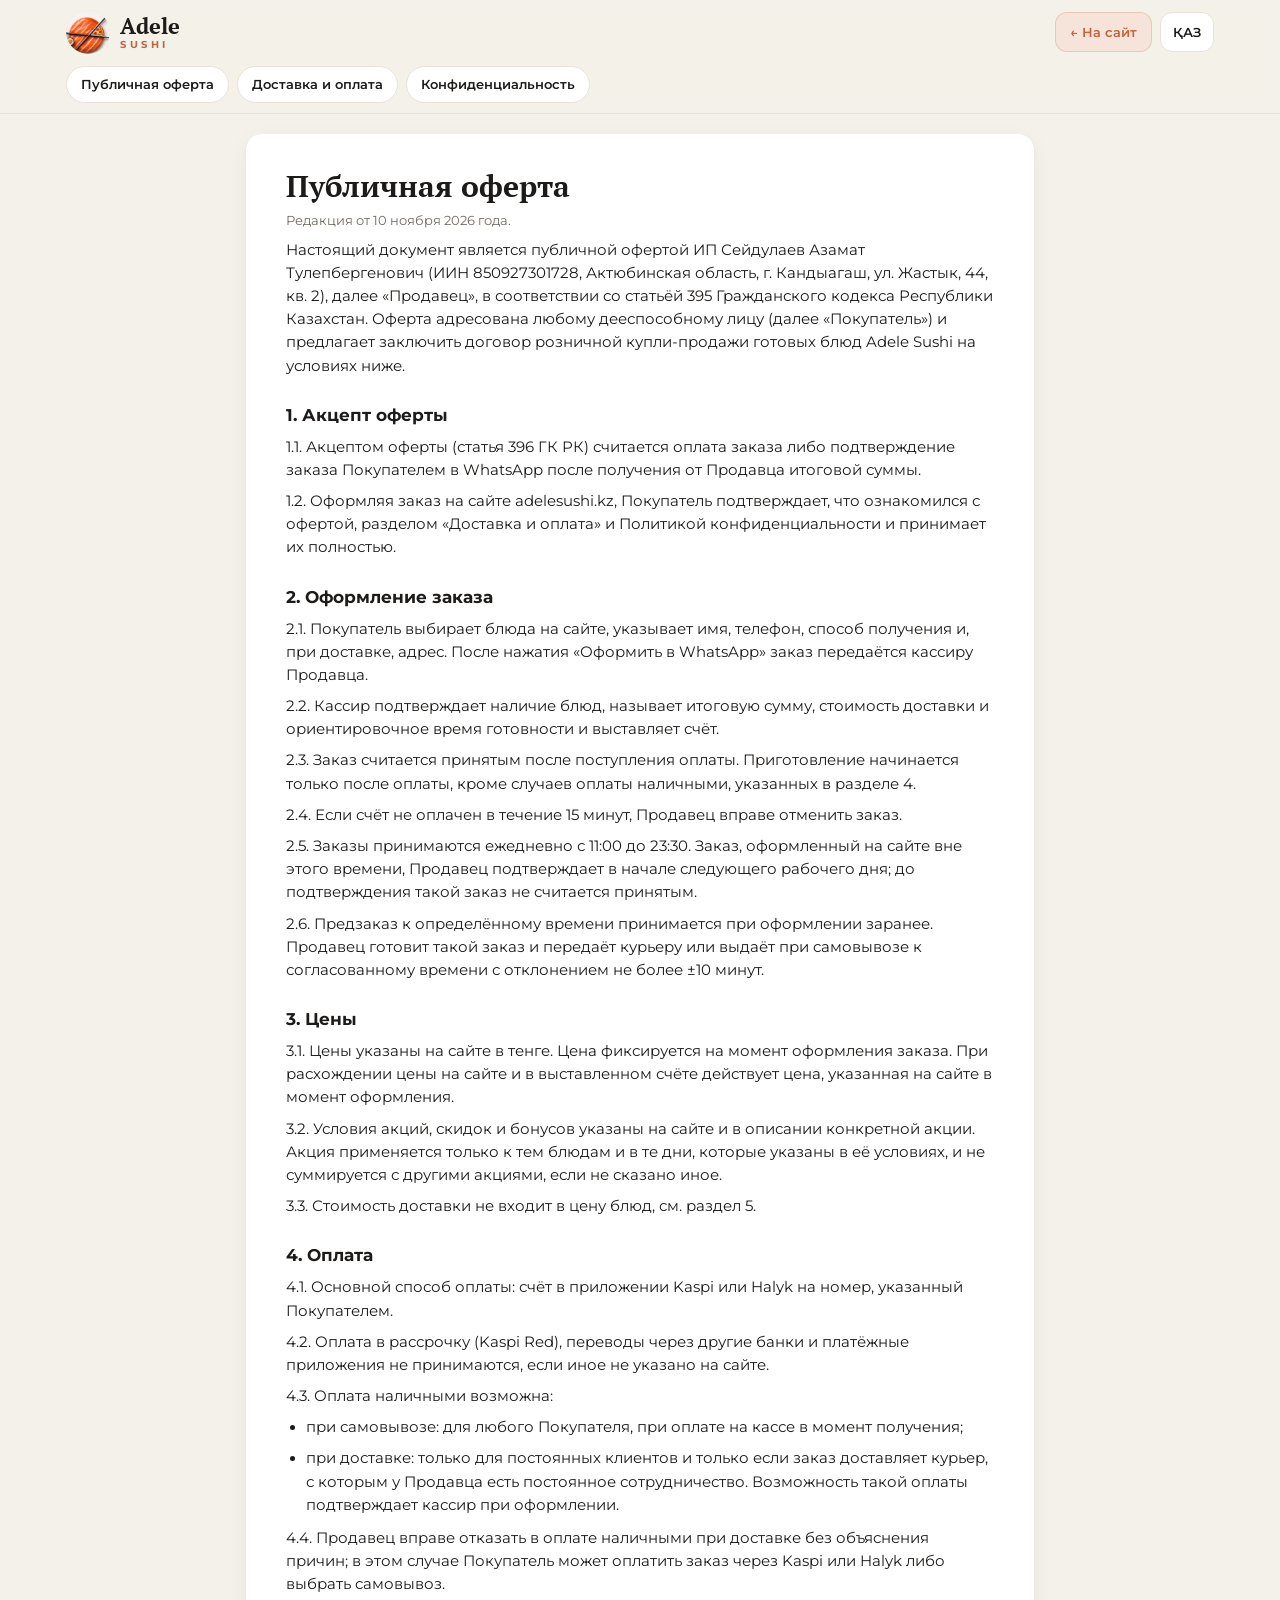
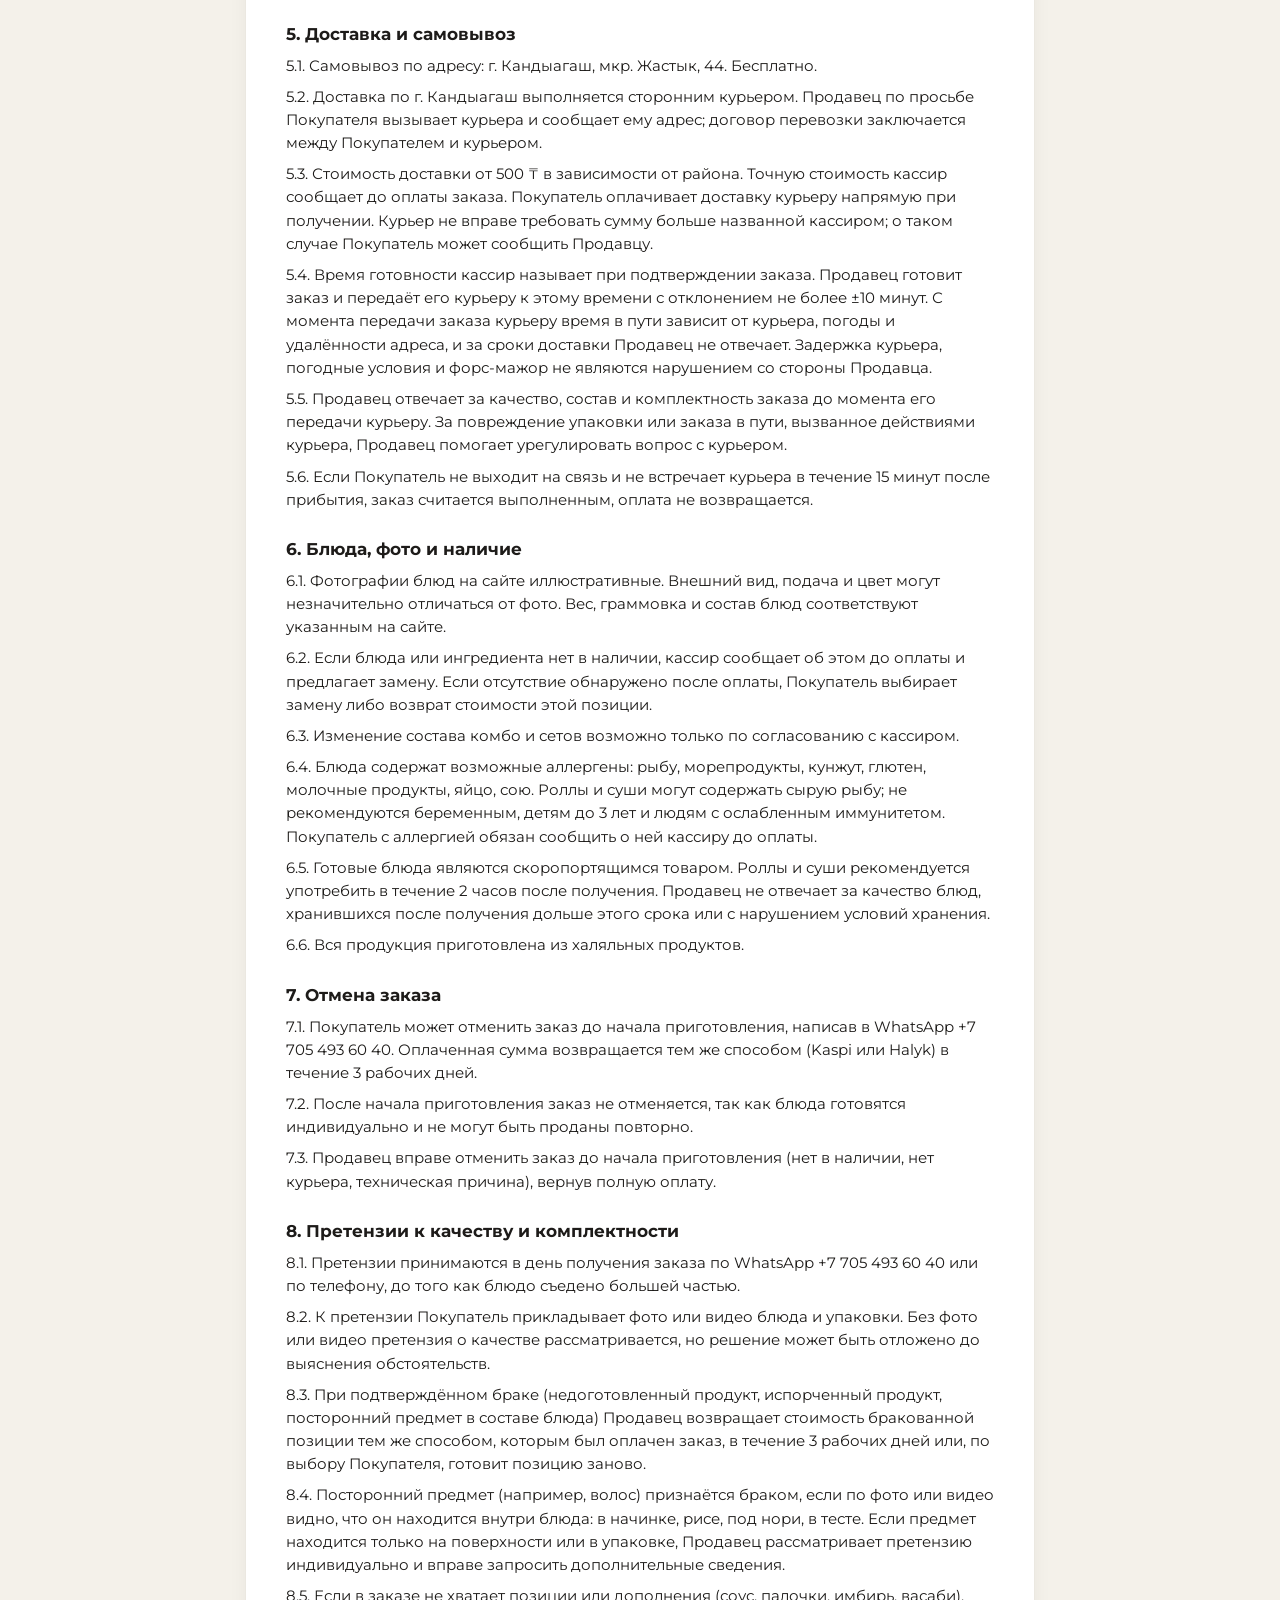
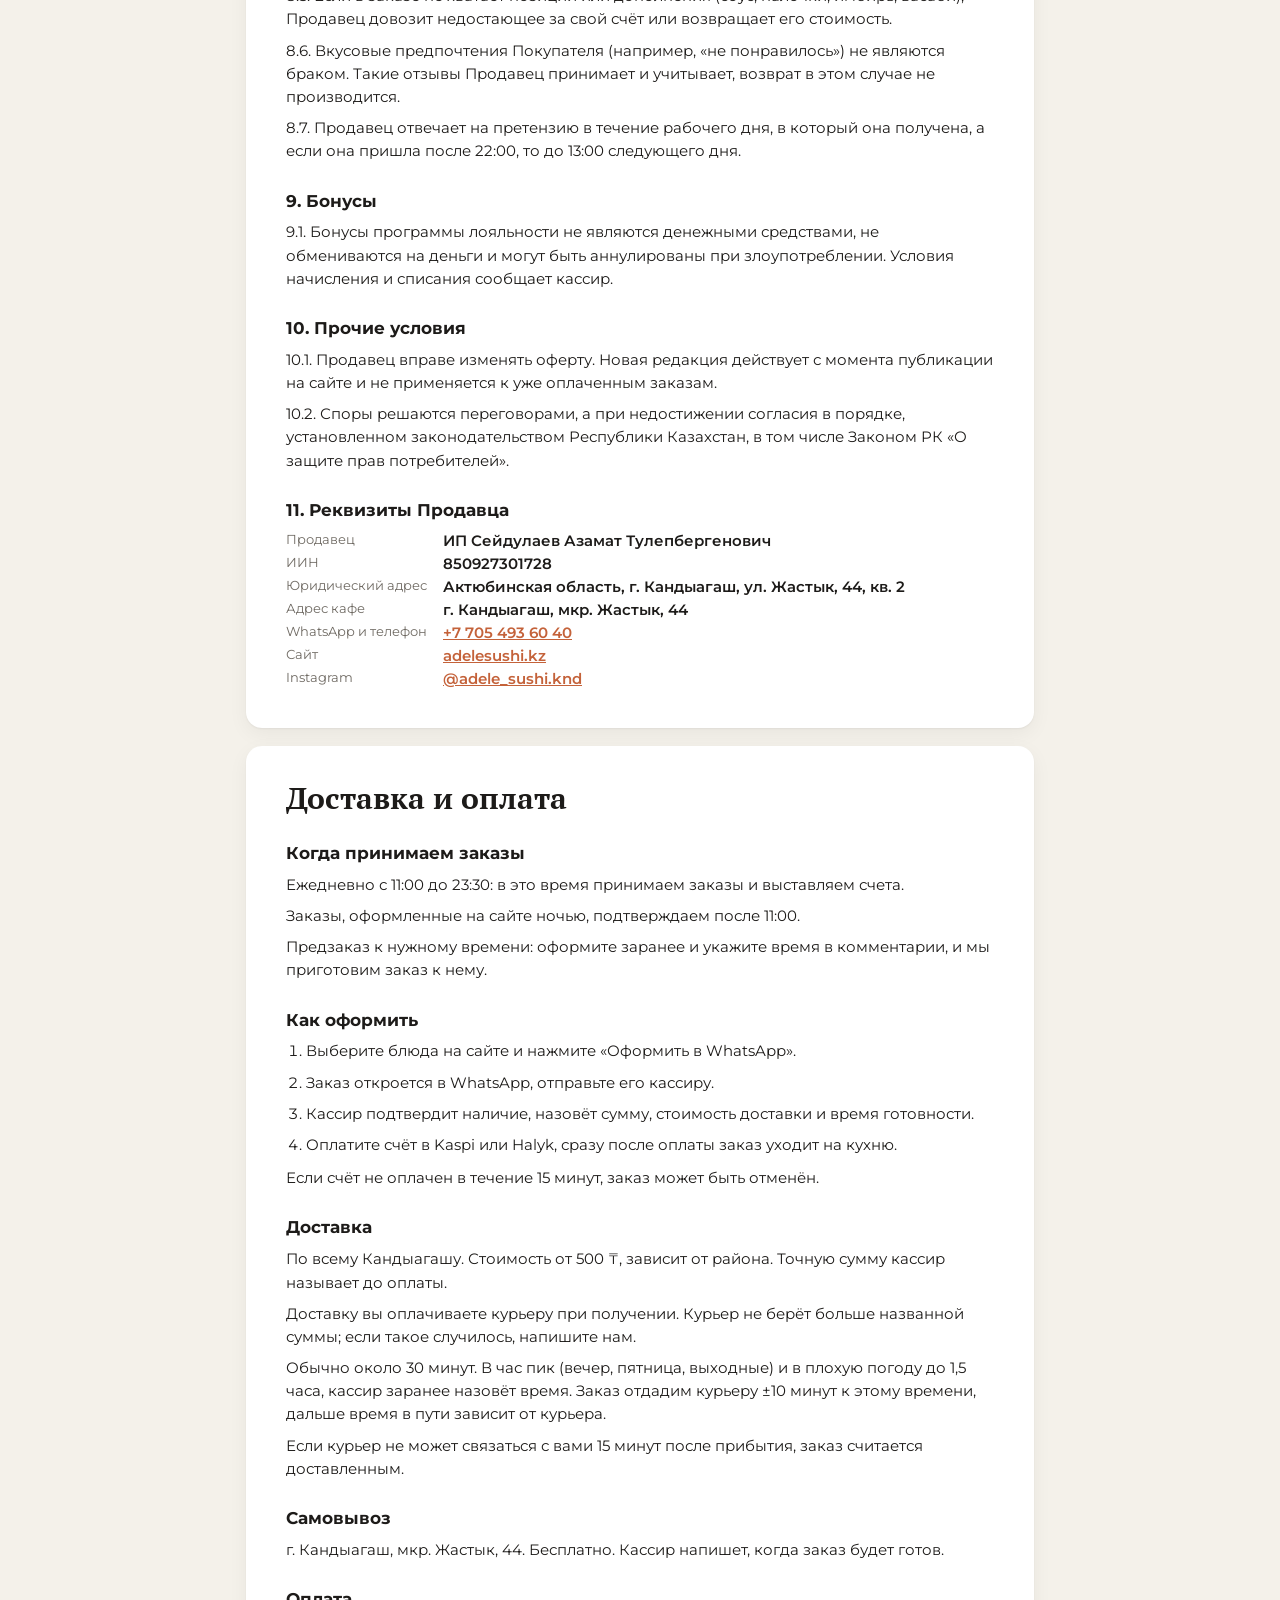
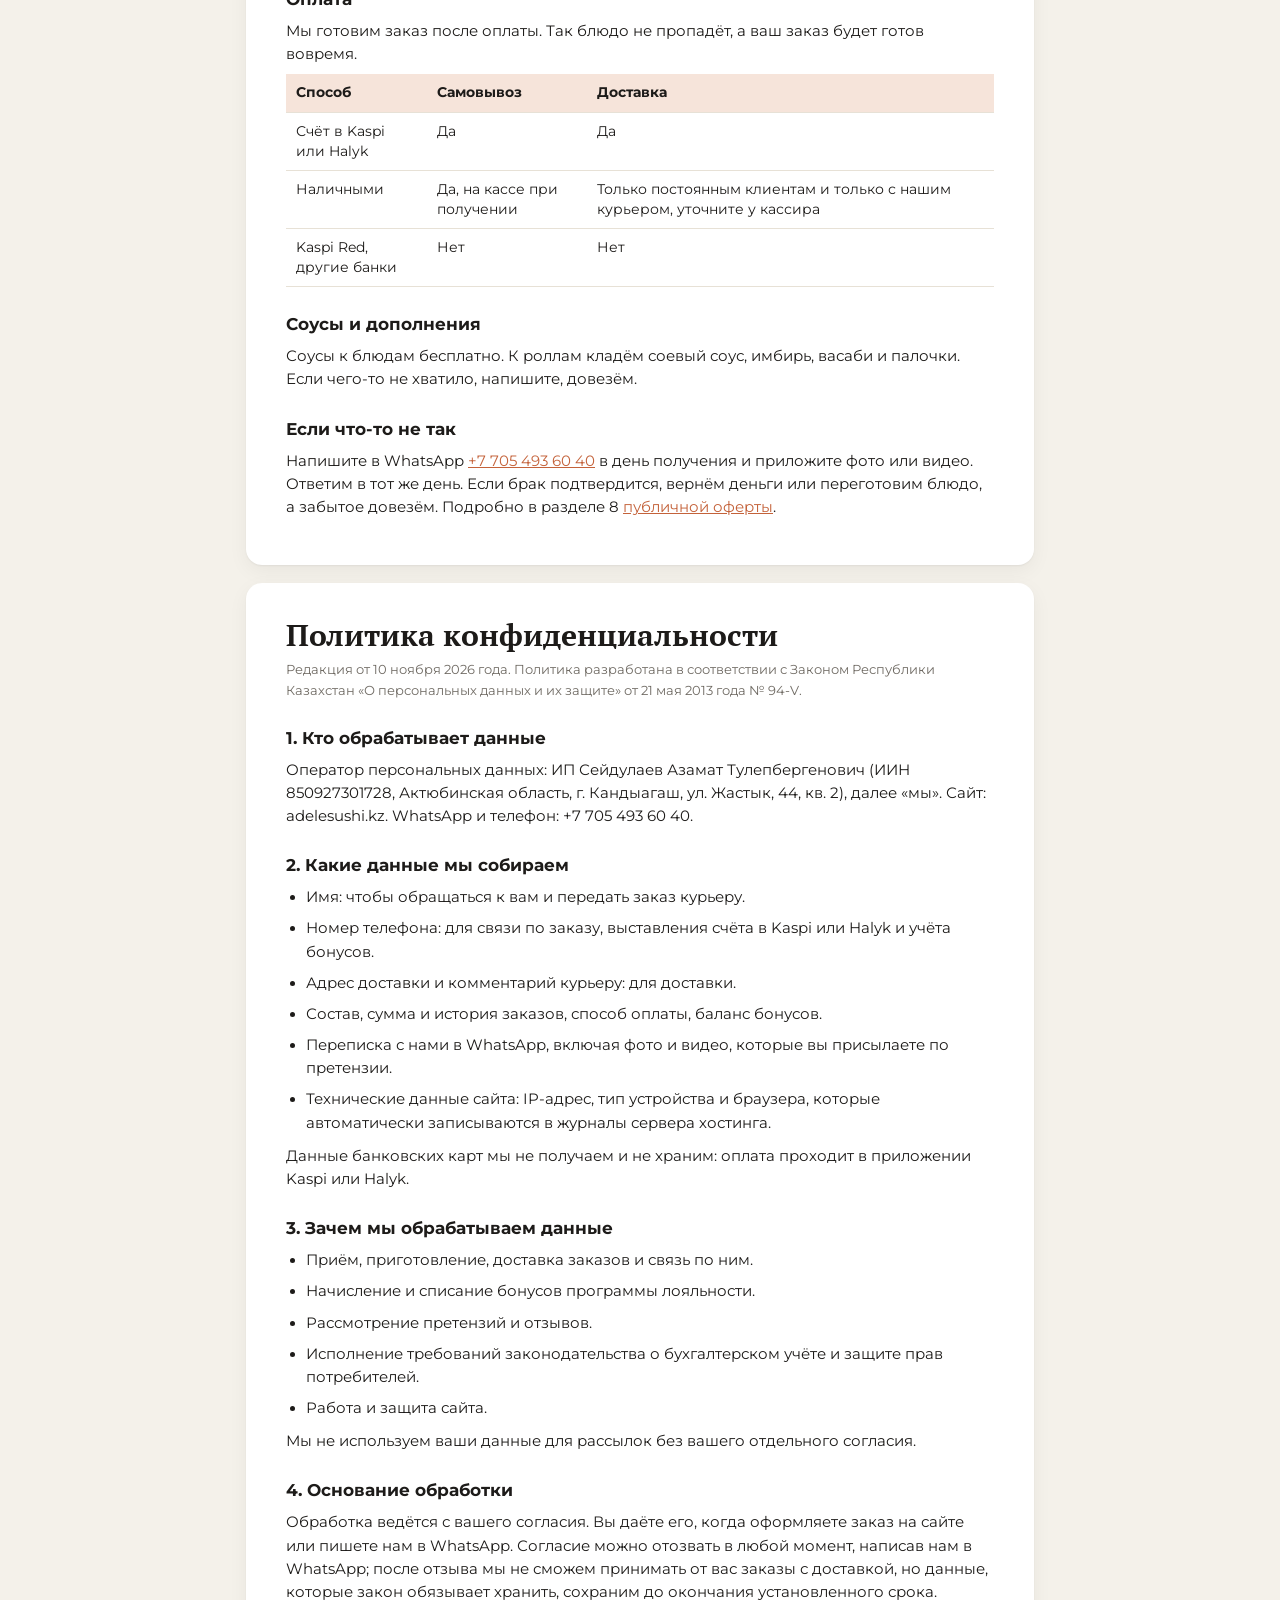
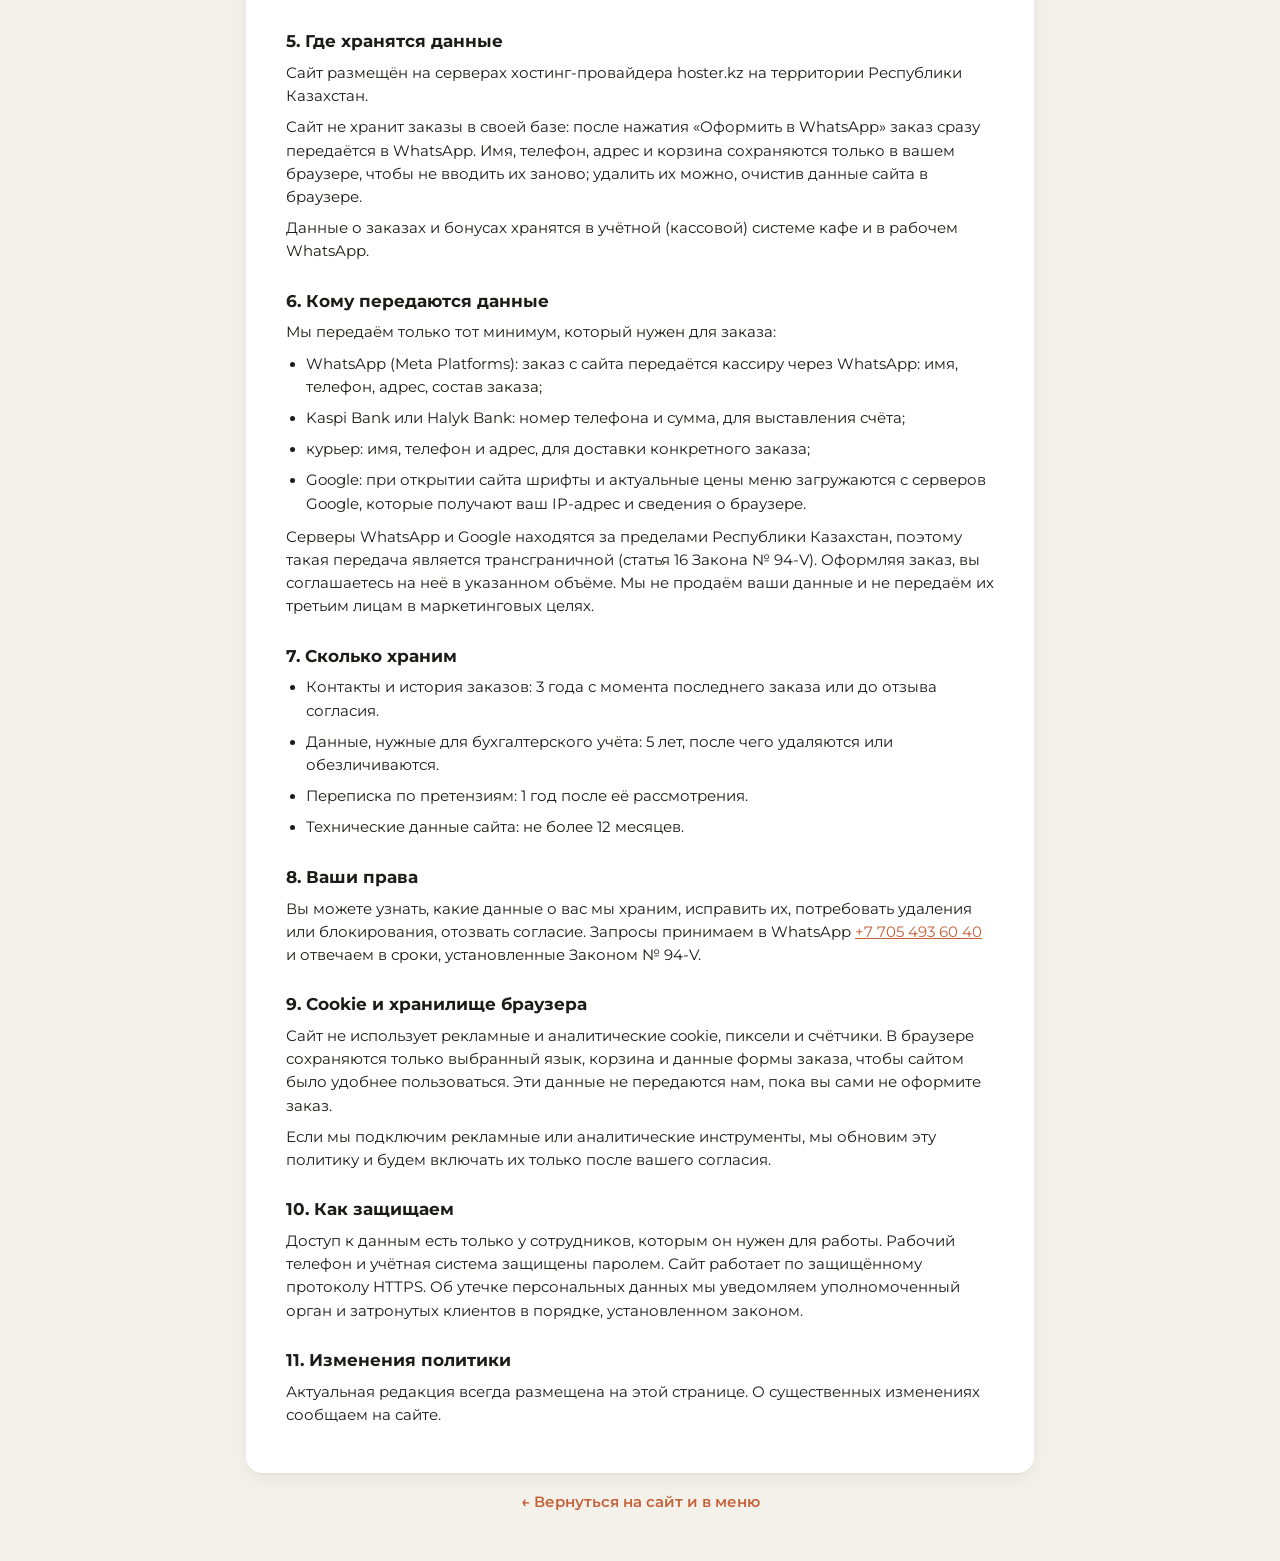
<file: legal.html>
<!DOCTYPE html>
<html lang="ru">
<head>
  <meta charset="UTF-8">
  <meta name="viewport" content="width=device-width, initial-scale=1">
  <title>Оферта, доставка и конфиденциальность | Adele Sushi Кандыагаш</title>
  <meta name="description" content="Публичная оферта, условия доставки и оплаты и политика конфиденциальности Adele Sushi, Кандыагаш.">
  <link rel="canonical" href="https://adelesushi.kz/legal.html">
  <meta name="theme-color" content="#1d1b19">
  <link rel="icon" type="image/png" href="img/favicon.png?v=35">
  <link rel="preconnect" href="https://fonts.googleapis.com">
  <link rel="preconnect" href="https://fonts.gstatic.com" crossorigin>
  <link href="https://fonts.googleapis.com/css2?family=Montserrat:wght@400;500;600;700&family=PT+Serif:wght@700&display=swap" rel="stylesheet">
  <link rel="stylesheet" href="style.css?v=35">
  <link rel="stylesheet" href="legal.css?v=36">
  <script>
    // язык как на главной (adele_lang в localStorage), до отрисовки, чтобы не мигало
    try { if (JSON.parse(localStorage.getItem("adele_lang")) === "kk") document.documentElement.lang = "kk"; } catch (e) {}
  </script>
</head>
<body class="lg">

  <header class="header lg-header">
    <div class="header__inner container">
      <a href="./" class="brand" aria-label="Adele Sushi">
        <img src="img/emblem.png?v=35" alt="" class="brand__logo" width="44" height="44">
        <span class="brand__text">
          <span class="brand__name">Adele</span>
          <span class="brand__sub">SUSHI</span>
        </span>
      </a>
      <div class="header__actions">
        <a class="lg-back" href="./"><span class="ru">← На сайт</span><span class="kk">← Сайтқа</span></a>
        <button class="lang-btn" id="lgLang" type="button" aria-label="Сменить язык / Тілді ауыстыру"><span class="ru">ҚАЗ</span><span class="kk">РУС</span></button>
      </div>
    </div>
    <nav class="lg-tabs container" aria-label="Документы">
      <a href="#oferta"><span class="ru">Публичная оферта</span><span class="kk">Жария оферта</span></a>
      <a href="#delivery"><span class="ru">Доставка и оплата</span><span class="kk">Жеткізу және төлем</span></a>
      <a href="#privacy"><span class="ru">Конфиденциальность</span><span class="kk">Құпиялылық</span></a>
    </nav>
  </header>

  <main class="container lg-main">

    <!-- ======================= ОФЕРТА ======================= -->
    <article class="lg-doc" id="oferta">
      <div class="ru">
        <h1>Публичная оферта</h1>
        <p class="lg-ed">Редакция от 10 ноября 2026 года.</p>
        <p>Настоящий документ является публичной офертой ИП Сейдулаев Азамат Тулепбергенович (ИИН 850927301728, Актюбинская область, г. Кандыагаш, ул. Жастык, 44, кв. 2), далее «Продавец», в соответствии со статьёй 395 Гражданского кодекса Республики Казахстан. Оферта адресована любому дееспособному лицу (далее «Покупатель») и предлагает заключить договор розничной купли-продажи готовых блюд Adele Sushi на условиях ниже.</p>

        <h2>1. Акцепт оферты</h2>
        <p>1.1. Акцептом оферты (статья 396 ГК РК) считается оплата заказа либо подтверждение заказа Покупателем в WhatsApp после получения от Продавца итоговой суммы.</p>
        <p>1.2. Оформляя заказ на сайте adelesushi.kz, Покупатель подтверждает, что ознакомился с офертой, разделом «Доставка и оплата» и Политикой конфиденциальности и принимает их полностью.</p>

        <h2>2. Оформление заказа</h2>
        <p>2.1. Покупатель выбирает блюда на сайте, указывает имя, телефон, способ получения и, при доставке, адрес. После нажатия «Оформить в WhatsApp» заказ передаётся кассиру Продавца.</p>
        <p>2.2. Кассир подтверждает наличие блюд, называет итоговую сумму, стоимость доставки и ориентировочное время готовности и выставляет счёт.</p>
        <p>2.3. Заказ считается принятым после поступления оплаты. Приготовление начинается только после оплаты, кроме случаев оплаты наличными, указанных в разделе 4.</p>
        <p>2.4. Если счёт не оплачен в течение 15 минут, Продавец вправе отменить заказ.</p>
        <p>2.5. Заказы принимаются ежедневно с 11:00 до 23:30. Заказ, оформленный на сайте вне этого времени, Продавец подтверждает в начале следующего рабочего дня; до подтверждения такой заказ не считается принятым.</p>
        <p>2.6. Предзаказ к определённому времени принимается при оформлении заранее. Продавец готовит такой заказ и передаёт курьеру или выдаёт при самовывозе к согласованному времени с отклонением не более ±10 минут.</p>

        <h2>3. Цены</h2>
        <p>3.1. Цены указаны на сайте в тенге. Цена фиксируется на момент оформления заказа. При расхождении цены на сайте и в выставленном счёте действует цена, указанная на сайте в момент оформления.</p>
        <p>3.2. Условия акций, скидок и бонусов указаны на сайте и в описании конкретной акции. Акция применяется только к тем блюдам и в те дни, которые указаны в её условиях, и не суммируется с другими акциями, если не сказано иное.</p>
        <p>3.3. Стоимость доставки не входит в цену блюд, см. раздел 5.</p>

        <h2>4. Оплата</h2>
        <p>4.1. Основной способ оплаты: счёт в приложении Kaspi или Halyk на номер, указанный Покупателем.</p>
        <p>4.2. Оплата в рассрочку (Kaspi Red), переводы через другие банки и платёжные приложения не принимаются, если иное не указано на сайте.</p>
        <p>4.3. Оплата наличными возможна:</p>
        <ul>
          <li>при самовывозе: для любого Покупателя, при оплате на кассе в момент получения;</li>
          <li>при доставке: только для постоянных клиентов и только если заказ доставляет курьер, с которым у Продавца есть постоянное сотрудничество. Возможность такой оплаты подтверждает кассир при оформлении.</li>
        </ul>
        <p>4.4. Продавец вправе отказать в оплате наличными при доставке без объяснения причин; в этом случае Покупатель может оплатить заказ через Kaspi или Halyk либо выбрать самовывоз.</p>

        <h2>5. Доставка и самовывоз</h2>
        <p>5.1. Самовывоз по адресу: г. Кандыагаш, мкр. Жастык, 44. Бесплатно.</p>
        <p>5.2. Доставка по г. Кандыагаш выполняется сторонним курьером. Продавец по просьбе Покупателя вызывает курьера и сообщает ему адрес; договор перевозки заключается между Покупателем и курьером.</p>
        <p>5.3. Стоимость доставки от 500 ₸ в зависимости от района. Точную стоимость кассир сообщает до оплаты заказа. Покупатель оплачивает доставку курьеру напрямую при получении. Курьер не вправе требовать сумму больше названной кассиром; о таком случае Покупатель может сообщить Продавцу.</p>
        <p>5.4. Время готовности кассир называет при подтверждении заказа. Продавец готовит заказ и передаёт его курьеру к этому времени с отклонением не более ±10 минут. С момента передачи заказа курьеру время в пути зависит от курьера, погоды и удалённости адреса, и за сроки доставки Продавец не отвечает. Задержка курьера, погодные условия и форс-мажор не являются нарушением со стороны Продавца.</p>
        <p>5.5. Продавец отвечает за качество, состав и комплектность заказа до момента его передачи курьеру. За повреждение упаковки или заказа в пути, вызванное действиями курьера, Продавец помогает урегулировать вопрос с курьером.</p>
        <p>5.6. Если Покупатель не выходит на связь и не встречает курьера в течение 15 минут после прибытия, заказ считается выполненным, оплата не возвращается.</p>

        <h2>6. Блюда, фото и наличие</h2>
        <p>6.1. Фотографии блюд на сайте иллюстративные. Внешний вид, подача и цвет могут незначительно отличаться от фото. Вес, граммовка и состав блюд соответствуют указанным на сайте.</p>
        <p>6.2. Если блюда или ингредиента нет в наличии, кассир сообщает об этом до оплаты и предлагает замену. Если отсутствие обнаружено после оплаты, Покупатель выбирает замену либо возврат стоимости этой позиции.</p>
        <p>6.3. Изменение состава комбо и сетов возможно только по согласованию с кассиром.</p>
        <p>6.4. Блюда содержат возможные аллергены: рыбу, морепродукты, кунжут, глютен, молочные продукты, яйцо, сою. Роллы и суши могут содержать сырую рыбу; не рекомендуются беременным, детям до 3 лет и людям с ослабленным иммунитетом. Покупатель с аллергией обязан сообщить о ней кассиру до оплаты.</p>
        <p>6.5. Готовые блюда являются скоропортящимся товаром. Роллы и суши рекомендуется употребить в течение 2 часов после получения. Продавец не отвечает за качество блюд, хранившихся после получения дольше этого срока или с нарушением условий хранения.</p>
        <p>6.6. Вся продукция приготовлена из халяльных продуктов.</p>

        <h2>7. Отмена заказа</h2>
        <p>7.1. Покупатель может отменить заказ до начала приготовления, написав в WhatsApp +7 705 493 60 40. Оплаченная сумма возвращается тем же способом (Kaspi или Halyk) в течение 3 рабочих дней.</p>
        <p>7.2. После начала приготовления заказ не отменяется, так как блюда готовятся индивидуально и не могут быть проданы повторно.</p>
        <p>7.3. Продавец вправе отменить заказ до начала приготовления (нет в наличии, нет курьера, техническая причина), вернув полную оплату.</p>

        <h2>8. Претензии к качеству и комплектности</h2>
        <p>8.1. Претензии принимаются в день получения заказа по WhatsApp +7 705 493 60 40 или по телефону, до того как блюдо съедено большей частью.</p>
        <p>8.2. К претензии Покупатель прикладывает фото или видео блюда и упаковки. Без фото или видео претензия о качестве рассматривается, но решение может быть отложено до выяснения обстоятельств.</p>
        <p>8.3. При подтверждённом браке (недоготовленный продукт, испорченный продукт, посторонний предмет в составе блюда) Продавец возвращает стоимость бракованной позиции тем же способом, которым был оплачен заказ, в течение 3 рабочих дней или, по выбору Покупателя, готовит позицию заново.</p>
        <p>8.4. Посторонний предмет (например, волос) признаётся браком, если по фото или видео видно, что он находится внутри блюда: в начинке, рисе, под нори, в тесте. Если предмет находится только на поверхности или в упаковке, Продавец рассматривает претензию индивидуально и вправе запросить дополнительные сведения.</p>
        <p>8.5. Если в заказе не хватает позиции или дополнения (соус, палочки, имбирь, васаби), Продавец довозит недостающее за свой счёт или возвращает его стоимость.</p>
        <p>8.6. Вкусовые предпочтения Покупателя (например, «не понравилось») не являются браком. Такие отзывы Продавец принимает и учитывает, возврат в этом случае не производится.</p>
        <p>8.7. Продавец отвечает на претензию в течение рабочего дня, в который она получена, а если она пришла после 22:00, то до 13:00 следующего дня.</p>

        <h2>9. Бонусы</h2>
        <p>9.1. Бонусы программы лояльности не являются денежными средствами, не обмениваются на деньги и могут быть аннулированы при злоупотреблении. Условия начисления и списания сообщает кассир.</p>

        <h2>10. Прочие условия</h2>
        <p>10.1. Продавец вправе изменять оферту. Новая редакция действует с момента публикации на сайте и не применяется к уже оплаченным заказам.</p>
        <p>10.2. Споры решаются переговорами, а при недостижении согласия в порядке, установленном законодательством Республики Казахстан, в том числе Законом РК «О защите прав потребителей».</p>

        <h2>11. Реквизиты Продавца</h2>
        <dl class="lg-req">
          <dt>Продавец</dt><dd>ИП Сейдулаев Азамат Тулепбергенович</dd>
          <dt>ИИН</dt><dd>850927301728</dd>
          <dt>Юридический адрес</dt><dd>Актюбинская область, г. Кандыагаш, ул. Жастык, 44, кв. 2</dd>
          <dt>Адрес кафе</dt><dd>г. Кандыагаш, мкр. Жастык, 44</dd>
          <dt>WhatsApp и телефон</dt><dd><a href="https://wa.me/77054936040">+7 705 493 60 40</a></dd>
          <dt>Сайт</dt><dd><a href="./">adelesushi.kz</a></dd>
          <dt>Instagram</dt><dd><a href="https://www.instagram.com/adele_sushi.knd" target="_blank" rel="noopener">@adele_sushi.knd</a></dd>
        </dl>
      </div>

      <div class="kk">
        <h1>Жария оферта</h1>
        <p class="lg-ed">2026 жылғы 10 қарашадағы редакция.</p>
        <p>Осы құжат ЖК Сейдулаев Азамат Тулепбергеновичтің (ЖСН 850927301728, Ақтөбе облысы, Қандыағаш қ., Жастық к., 44, 2-пәтер), бұдан әрі «Сатушы», Қазақстан Республикасы Азаматтық кодексінің 395-бабына сәйкес жария офертасы болып табылады. Оферта кез келген әрекетке қабілетті тұлғаға (бұдан әрі «Сатып алушы») арналған және төмендегі шарттармен Adele Sushi дайын тағамдарының бөлшек сатып алу-сату шартын жасасуды ұсынады.</p>

        <h2>1. Офертаны акцептеу</h2>
        <p>1.1. Тапсырысты төлеу немесе Сатушыдан қорытынды соманы алғаннан кейін Сатып алушының тапсырысты WhatsApp-та растауы офертаның акцепті (ҚР АК 396-бабы) болып саналады.</p>
        <p>1.2. adelesushi.kz сайтында тапсырыс рәсімдей отырып, Сатып алушы офертамен, «Жеткізу және төлем» бөлімімен және Құпиялылық саясатымен танысқанын және оларды толық қабылдайтынын растайды.</p>

        <h2>2. Тапсырысты рәсімдеу</h2>
        <p>2.1. Сатып алушы сайтта тағамдарды таңдап, атын, телефонын, алу тәсілін, ал жеткізу кезінде мекенжайын көрсетеді. «WhatsApp арқылы рәсімдеу» батырмасын басқаннан кейін тапсырыс Сатушының кассиріне WhatsApp арқылы жіберіледі.</p>
        <p>2.2. Кассир тағамдардың бар-жоғын растайды, қорытынды соманы, жеткізу құнын және шамамен дайын болатын уақытты айтып, шот жібереді.</p>
        <p>2.3. Тапсырыс төлем түскеннен кейін қабылданған болып саналады. Тағамды дайындау тек төлемнен кейін басталады, 4-бөлімде көрсетілген қолма-қол төлем жағдайларын қоспағанда.</p>
        <p>2.4. Шот 15 минут ішінде төленбесе, Сатушы тапсырысты болдырмауға құқылы.</p>
        <p>2.5. Тапсырыстар күн сайын 11:00-ден 23:30-ға дейін қабылданады. Сайтта осы уақыттан тыс рәсімделген тапсырысты Сатушы келесі жұмыс күнінің басында растайды; расталғанға дейін мұндай тапсырыс қабылданған болып саналмайды.</p>
        <p>2.6. Белгілі бір уақытқа тапсырыс алдын ала рәсімделген жағдайда қабылданады. Сатушы мұндай тапсырысты келісілген уақытқа ±10 минут дәлдікпен дайындап, курьерге немесе өзі алып кететін Сатып алушыға береді.</p>

        <h2>3. Бағалар</h2>
        <p>3.1. Бағалар сайтта теңгемен көрсетілген. Баға тапсырыс рәсімделген сәтте бекітіледі. Сайттағы баға мен жіберілген шоттағы баға сәйкес келмесе, тапсырыс рәсімделген сәтте сайтта көрсетілген баға қолданылады.</p>
        <p>3.2. Акциялар, жеңілдіктер мен бонустардың шарттары сайтта және нақты акцияның сипаттамасында көрсетілген. Акция тек оның шарттарында көрсетілген тағамдарға және күндерге қолданылады және өзгеше көрсетілмесе, басқа акциялармен біріктірілмейді.</p>
        <p>3.3. Жеткізу құны тағамдардың бағасына кірмейді, 5-бөлімді қараңыз.</p>

        <h2>4. Төлем</h2>
        <p>4.1. Төлемнің негізгі тәсілі: Сатып алушы көрсеткен нөмірге Kaspi немесе Halyk қосымшасында жіберілетін шот.</p>
        <p>4.2. Сайтта өзгеше көрсетілмесе, бөліп төлеу (Kaspi Red), басқа банктер мен төлем қосымшалары арқылы аударымдар қабылданбайды.</p>
        <p>4.3. Қолма-қол төлеуге болады:</p>
        <ul>
          <li>өзі алып кеткенде: кез келген Сатып алушыға, тапсырысты алған кезде кассада;</li>
          <li>жеткізу кезінде: тек тұрақты клиенттерге және тапсырысты Сатушымен тұрақты жұмыс істейтін курьер жеткізген жағдайда ғана. Мұндай төлем мүмкіндігін кассир рәсімдеу кезінде растайды.</li>
        </ul>
        <p>4.4. Сатушы жеткізу кезінде қолма-қол төлемнен себебін түсіндірмей бас тартуға құқылы; бұл жағдайда Сатып алушы тапсырысты Kaspi немесе Halyk арқылы төлей алады немесе өзі алып кетуді таңдай алады.</p>

        <h2>5. Жеткізу және өзі алып кету</h2>
        <p>5.1. Өзі алып кету мекенжайы: Қандыағаш қ., Жастық ш/а, 44. Тегін.</p>
        <p>5.2. Қандыағаш қаласы бойынша жеткізуді үшінші тарап курьері орындайды. Сатушы Сатып алушының өтініші бойынша курьерді шақырып, оған мекенжайды хабарлайды; тасымалдау шарты Сатып алушы мен курьер арасында жасалады.</p>
        <p>5.3. Жеткізу құны ауданға байланысты 500 ₸-ден басталады. Нақты құнын кассир төлемге дейін айтады. Сатып алушы жеткізу ақысын тапсырысты алған кезде курьерге тікелей төлейді. Курьер кассир айтқан сомадан артық талап етуге құқылы емес; мұндай жағдай туралы Сатып алушы Сатушыға хабарлай алады.</p>
        <p>5.4. Кассир тапсырысты растау кезінде дайын болатын уақытты айтады. Сатушы тапсырысты осы уақытқа ±10 минут дәлдікпен дайындап, курьерге береді. Тапсырыс курьерге берілген сәттен бастап жолдағы уақыт курьерге, ауа райына және мекенжайдың қашықтығына байланысты; Сатушы жеткізу мерзімі үшін жауап бермейді. Курьердің кешігуі, ауа райы және форс-мажор жағдайлары Сатушы тарапынан бұзушылық болып саналмайды.</p>
        <p>5.5. Сатушы тапсырыстың сапасы, құрамы мен толықтығы үшін тапсырыс курьерге берілгенге дейін жауап береді. Курьердің әрекетінен жолда қаптама немесе тапсырыс зақымданса, Сатушы мәселені курьермен реттеуге көмектеседі.</p>
        <p>5.6. Курьер келгеннен кейін 15 минут ішінде Сатып алушы байланысқа шықпаса және курьерді қарсы алмаса, тапсырыс орындалған болып саналады, төлем қайтарылмайды.</p>

        <h2>6. Тағамдар, фото және бар-жоғы</h2>
        <p>6.1. Сайттағы тағамдардың фотосуреттері иллюстрациялық сипатта болады. Тағамның сыртқы түрі, безендірілуі мен түсі фотодан аздап өзгеше болуы мүмкін. Тағамдардың салмағы мен құрамы сайтта көрсетілгенге сәйкес келеді.</p>
        <p>6.2. Тағам немесе ингредиент қолда болмаса, кассир бұл туралы төлемге дейін хабарлап, ауыстыруды ұсынады. Бұл төлемнен кейін анықталса, Сатып алушы ауыстыруды немесе осы позицияның құнын қайтаруды таңдайды.</p>
        <p>6.3. Комбо мен сеттердің құрамын тек кассирмен келісу арқылы өзгертуге болады.</p>
        <p>6.4. Тағамдарда мынадай аллергендер болуы мүмкін: балық, теңіз өнімдері, күнжіт, глютен, сүт өнімдері, жұмыртқа, соя. Роллдар мен сушиде шикі балық болуы мүмкін; оларды жүкті әйелдерге, 3 жасқа дейінгі балаларға және иммунитеті әлсіз адамдарға ұсынбаймыз. Аллергиясы бар Сатып алушы бұл туралы кассирге төлемге дейін хабарлауға міндетті.</p>
        <p>6.5. Дайын тағамдар тез бұзылатын тауар болып табылады. Роллдар мен сушиді алғаннан кейін 2 сағат ішінде тұтыну ұсынылады. Алғаннан кейін осы мерзімнен ұзақ немесе сақтау шарттары бұзылып сақталған тағамдардың сапасы үшін Сатушы жауап бермейді.</p>
        <p>6.6. Барлық өнім халал азық-түліктен дайындалады.</p>

        <h2>7. Тапсырысты болдырмау</h2>
        <p>7.1. Сатып алушы тапсырысты дайындау басталғанға дейін WhatsApp +7 705 493 60 40 нөміріне жазып, болдырмай алады. Төленген сома сол тәсілмен (Kaspi немесе Halyk) 3 жұмыс күні ішінде қайтарылады.</p>
        <p>7.2. Дайындау басталғаннан кейін тапсырысты болдырмау мүмкін емес, өйткені тағамдар жеке дайындалады және оларды қайта сату мүмкін емес.</p>
        <p>7.3. Сатушы тапсырысты дайындау басталғанға дейін (тағам жоқ, курьер жоқ, техникалық себеп) толық төлемді қайтара отырып болдырмауға құқылы.</p>

        <h2>8. Сапа мен толықтыққа шағымдар</h2>
        <p>8.1. Шағымдар тапсырыс алынған күні, тағамның көп бөлігі желінгенге дейін WhatsApp +7 705 493 60 40 немесе телефон арқылы қабылданады.</p>
        <p>8.2. Шағымға Сатып алушы тағам мен қаптаманың фотосын немесе бейнесін қоса жібереді. Фото немесе бейнесіз сапаға қатысты шағым қаралады, бірақ шешім мән-жай анықталғанға дейін кейінге қалдырылуы мүмкін.</p>
        <p>8.3. Ақау расталса (толық піспеген немесе бұзылған өнім, тағам құрамындағы бөгде зат), Сатушы ақаулы позицияның құнын тапсырыс төленген тәсілмен 3 жұмыс күні ішінде қайтарады немесе Сатып алушының таңдауы бойынша позицияны қайта дайындайды.</p>
        <p>8.4. Бөгде зат (мысалы, шаш) фото немесе бейнеде тағамның ішінде: салмасында, күрішінде, нори астында, қамырда екені көрінсе, ақау деп танылады. Егер зат тек бетінде немесе қаптамада болса, Сатушы шағымды жеке қарайды және қосымша мәлімет сұрауға құқылы.</p>
        <p>8.5. Тапсырыста позиция немесе қосымша (тұздық, таяқшалар, имбирь, васаби) жетпесе, Сатушы жетпегенін өз есебінен жеткізеді немесе құнын қайтарады.</p>
        <p>8.6. Сатып алушының талғамы бойынша пікірі (мысалы, «ұнамады») ақау болып саналмайды. Мұндай пікірлерді Сатушы қабылдап, ескереді, бұл жағдайда қаражат қайтарылмайды.</p>
        <p>8.7. Сатушы шағымға ол келіп түскен жұмыс күні ішінде, ал 22:00-ден кейін келсе, келесі күні 13:00-ге дейін жауап береді.</p>

        <h2>9. Бонустар</h2>
        <p>9.1. Адалдық бағдарламасының бонустары ақша қаражаты болып табылмайды, ақшаға айырбасталмайды және теріс пайдаланылған жағдайда жойылуы мүмкін. Бонустарды есепке жазу және пайдалану шарттарын кассир хабарлайды.</p>

        <h2>10. Басқа шарттар</h2>
        <p>10.1. Сатушы офертаны өзгертуге құқылы. Жаңа редакция сайтта жарияланған сәттен бастап күшіне енеді және төленіп қойған тапсырыстарға қолданылмайды.</p>
        <p>10.2. Даулар келіссөздер арқылы, ал келісімге қол жеткізілмесе, Қазақстан Республикасының заңнамасында, оның ішінде «Тұтынушылардың құқықтарын қорғау туралы» ҚР Заңында белгіленген тәртіппен шешіледі.</p>

        <h2>11. Сатушының деректемелері</h2>
        <dl class="lg-req">
          <dt>Сатушы</dt><dd>ЖК Сейдулаев Азамат Тулепбергенович</dd>
          <dt>ЖСН</dt><dd>850927301728</dd>
          <dt>Заңды мекенжайы</dt><dd>Ақтөбе облысы, Қандыағаш қ., Жастық к., 44, 2-пәтер</dd>
          <dt>Кафе мекенжайы</dt><dd>Қандыағаш қ., Жастық ш/а, 44</dd>
          <dt>WhatsApp және телефон</dt><dd><a href="https://wa.me/77054936040">+7 705 493 60 40</a></dd>
          <dt>Сайт</dt><dd><a href="./">adelesushi.kz</a></dd>
          <dt>Instagram</dt><dd><a href="https://www.instagram.com/adele_sushi.knd" target="_blank" rel="noopener">@adele_sushi.knd</a></dd>
        </dl>
      </div>
    </article>

    <!-- ======================= ДОСТАВКА И ОПЛАТА ======================= -->
    <article class="lg-doc" id="delivery">
      <div class="ru">
        <h1>Доставка и оплата</h1>

        <h2>Когда принимаем заказы</h2>
        <p>Ежедневно с 11:00 до 23:30: в это время принимаем заказы и выставляем счета.</p>
        <p>Заказы, оформленные на сайте ночью, подтверждаем после 11:00.</p>
        <p>Предзаказ к нужному времени: оформите заранее и укажите время в комментарии, и мы приготовим заказ к нему.</p>

        <h2>Как оформить</h2>
        <ol>
          <li>Выберите блюда на сайте и нажмите «Оформить в WhatsApp».</li>
          <li>Заказ откроется в WhatsApp, отправьте его кассиру.</li>
          <li>Кассир подтвердит наличие, назовёт сумму, стоимость доставки и время готовности.</li>
          <li>Оплатите счёт в Kaspi или Halyk, сразу после оплаты заказ уходит на кухню.</li>
        </ol>
        <p>Если счёт не оплачен в течение 15 минут, заказ может быть отменён.</p>

        <h2>Доставка</h2>
        <p>По всему Кандыагашу. Стоимость от 500 ₸, зависит от района. Точную сумму кассир называет до оплаты.</p>
        <p>Доставку вы оплачиваете курьеру при получении. Курьер не берёт больше названной суммы; если такое случилось, напишите нам.</p>
        <p>Обычно около 30 минут. В час пик (вечер, пятница, выходные) и в плохую погоду до 1,5 часа, кассир заранее назовёт время. Заказ отдадим курьеру ±10 минут к этому времени, дальше время в пути зависит от курьера.</p>
        <p>Если курьер не может связаться с вами 15 минут после прибытия, заказ считается доставленным.</p>

        <h2>Самовывоз</h2>
        <p>г. Кандыагаш, мкр. Жастык, 44. Бесплатно. Кассир напишет, когда заказ будет готов.</p>

        <h2>Оплата</h2>
        <p>Мы готовим заказ после оплаты. Так блюдо не пропадёт, а ваш заказ будет готов вовремя.</p>
        <div class="lg-table-wrap">
          <table class="lg-table">
            <thead><tr><th>Способ</th><th>Самовывоз</th><th>Доставка</th></tr></thead>
            <tbody>
              <tr><td>Счёт в Kaspi или Halyk</td><td>Да</td><td>Да</td></tr>
              <tr><td>Наличными</td><td>Да, на кассе при получении</td><td>Только постоянным клиентам и только с нашим курьером, уточните у кассира</td></tr>
              <tr><td>Kaspi Red, другие банки</td><td>Нет</td><td>Нет</td></tr>
            </tbody>
          </table>
        </div>

        <h2>Соусы и дополнения</h2>
        <p>Соусы к блюдам бесплатно. К роллам кладём соевый соус, имбирь, васаби и палочки. Если чего-то не хватило, напишите, довезём.</p>

        <h2>Если что-то не так</h2>
        <p>Напишите в WhatsApp <a href="https://wa.me/77054936040">+7 705 493 60 40</a> в день получения и приложите фото или видео. Ответим в тот же день. Если брак подтвердится, вернём деньги или переготовим блюдо, а забытое довезём. Подробно в разделе 8 <a href="#oferta">публичной оферты</a>.</p>
      </div>

      <div class="kk">
        <h1>Жеткізу және төлем</h1>

        <h2>Тапсырыстарды қашан қабылдаймыз</h2>
        <p>Күн сайын 11:00-ден 23:30-ға дейін: осы уақытта тапсырыс қабылдап, шот жібереміз.</p>
        <p>Сайтта түнде рәсімделген тапсырыстарды 11:00-ден кейін растаймыз.</p>
        <p>Қажетті уақытқа тапсырыс: алдын ала рәсімдеп, уақытты түсініктемеде көрсетіңіз, тапсырысты сол уақытқа дайындаймыз.</p>

        <h2>Қалай рәсімдеу керек</h2>
        <ol>
          <li>Сайттан тағамдарды таңдап, «WhatsApp арқылы рәсімдеу» батырмасын басыңыз.</li>
          <li>Тапсырыс WhatsApp-та ашылады, оны кассирге жіберіңіз.</li>
          <li>Кассир тағамның бар-жоғын растап, соманы, жеткізу құнын және дайын болатын уақытты айтады.</li>
          <li>Шотты Kaspi немесе Halyk арқылы төлеңіз, төлегеннен кейін тапсырыс бірден ас үйге жіберіледі.</li>
        </ol>
        <p>Шот 15 минут ішінде төленбесе, тапсырыс жойылуы мүмкін.</p>

        <h2>Жеткізу</h2>
        <p>Бүкіл Қандыағаш бойынша. Құны 500 ₸-ден, ауданға байланысты. Нақты соманы кассир төлемге дейін айтады.</p>
        <p>Жеткізу ақысын тапсырысты алған кезде курьерге төлейсіз. Курьер айтылған сомадан артық алмайды; егер мұндай жағдай болса, бізге жазыңыз.</p>
        <p>Әдетте 30 минуттай. Қарбалас уақытта (кешке, жұма, демалыс күндері) және ауа райы нашар болса 1,5 сағатқа дейін, кассир уақытты алдын ала айтады. Тапсырысты осы уақытқа ±10 минут дәлдікпен курьерге береміз, жолдағы уақыт курьерге байланысты.</p>
        <p>Курьер келгеннен кейін 15 минут ішінде сізбен байланыса алмаса, тапсырыс жеткізілген болып саналады.</p>

        <h2>Өзі алып кету</h2>
        <p>Қандыағаш қ., Жастық ш/а, 44. Тегін. Тапсырыс дайын болғанда кассир жазады.</p>

        <h2>Төлем</h2>
        <p>Тапсырысты төлемнен кейін дайындаймыз. Осылайша тағам бекер қалмайды, ал тапсырысыңыз уақытында дайын болады.</p>
        <div class="lg-table-wrap">
          <table class="lg-table">
            <thead><tr><th>Тәсіл</th><th>Өзі алып кету</th><th>Жеткізу</th></tr></thead>
            <tbody>
              <tr><td>Kaspi немесе Halyk шоты</td><td>Иә</td><td>Иә</td></tr>
              <tr><td>Қолма-қол</td><td>Иә, алған кезде кассада</td><td>Тек тұрақты клиенттерге және біздің курьермен ғана, кассирден нақтылаңыз</td></tr>
              <tr><td>Kaspi Red, басқа банктер</td><td>Жоқ</td><td>Жоқ</td></tr>
            </tbody>
          </table>
        </div>

        <h2>Тұздықтар мен қосымшалар</h2>
        <p>Тағамдарға тұздық тегін. Роллдарға соя тұздығы, имбирь, васаби және таяқшалар қосып береміз. Бірдеңе жетпесе, жазыңыз, жеткізіп береміз.</p>

        <h2>Бірдеңе дұрыс болмаса</h2>
        <p>Тапсырысты алған күні WhatsApp <a href="https://wa.me/77054936040">+7 705 493 60 40</a> нөміріне жазып, фото немесе бейне жіберіңіз. Сол күні жауап береміз. Ақау расталса, ақшаны қайтарамыз немесе тағамды қайта дайындаймыз, ал ұмытылғанын жеткізіп береміз. Толығырақ <a href="#oferta">жария офертаның</a> 8-бөлімінде.</p>
      </div>
    </article>

    <!-- ======================= КОНФИДЕНЦИАЛЬНОСТЬ ======================= -->
    <article class="lg-doc" id="privacy">
      <div class="ru">
        <h1>Политика конфиденциальности</h1>
        <p class="lg-ed">Редакция от 10 ноября 2026 года. Политика разработана в соответствии с Законом Республики Казахстан «О персональных данных и их защите» от 21 мая 2013 года № 94-V.</p>

        <h2>1. Кто обрабатывает данные</h2>
        <p>Оператор персональных данных: ИП Сейдулаев Азамат Тулепбергенович (ИИН 850927301728, Актюбинская область, г. Кандыагаш, ул. Жастык, 44, кв. 2), далее «мы». Сайт: adelesushi.kz. WhatsApp и телефон: +7 705 493 60 40.</p>

        <h2>2. Какие данные мы собираем</h2>
        <ul>
          <li>Имя: чтобы обращаться к вам и передать заказ курьеру.</li>
          <li>Номер телефона: для связи по заказу, выставления счёта в Kaspi или Halyk и учёта бонусов.</li>
          <li>Адрес доставки и комментарий курьеру: для доставки.</li>
          <li>Состав, сумма и история заказов, способ оплаты, баланс бонусов.</li>
          <li>Переписка с нами в WhatsApp, включая фото и видео, которые вы присылаете по претензии.</li>
          <li>Технические данные сайта: IP-адрес, тип устройства и браузера, которые автоматически записываются в журналы сервера хостинга.</li>
        </ul>
        <p>Данные банковских карт мы не получаем и не храним: оплата проходит в приложении Kaspi или Halyk.</p>

        <h2>3. Зачем мы обрабатываем данные</h2>
        <ul>
          <li>Приём, приготовление, доставка заказов и связь по ним.</li>
          <li>Начисление и списание бонусов программы лояльности.</li>
          <li>Рассмотрение претензий и отзывов.</li>
          <li>Исполнение требований законодательства о бухгалтерском учёте и защите прав потребителей.</li>
          <li>Работа и защита сайта.</li>
        </ul>
        <p>Мы не используем ваши данные для рассылок без вашего отдельного согласия.</p>

        <h2>4. Основание обработки</h2>
        <p>Обработка ведётся с вашего согласия. Вы даёте его, когда оформляете заказ на сайте или пишете нам в WhatsApp. Согласие можно отозвать в любой момент, написав нам в WhatsApp; после отзыва мы не сможем принимать от вас заказы с доставкой, но данные, которые закон обязывает хранить, сохраним до окончания установленного срока.</p>

        <h2>5. Где хранятся данные</h2>
        <p>Сайт размещён на серверах хостинг-провайдера hoster.kz на территории Республики Казахстан.</p>
        <p>Сайт не хранит заказы в своей базе: после нажатия «Оформить в WhatsApp» заказ сразу передаётся в WhatsApp. Имя, телефон, адрес и корзина сохраняются только в вашем браузере, чтобы не вводить их заново; удалить их можно, очистив данные сайта в браузере.</p>
        <p>Данные о заказах и бонусах хранятся в учётной (кассовой) системе кафе и в рабочем WhatsApp.</p>

        <h2>6. Кому передаются данные</h2>
        <p>Мы передаём только тот минимум, который нужен для заказа:</p>
        <ul>
          <li>WhatsApp (Meta Platforms): заказ с сайта передаётся кассиру через WhatsApp: имя, телефон, адрес, состав заказа;</li>
          <li>Kaspi Bank или Halyk Bank: номер телефона и сумма, для выставления счёта;</li>
          <li>курьер: имя, телефон и адрес, для доставки конкретного заказа;</li>
          <li>Google: при открытии сайта шрифты и актуальные цены меню загружаются с серверов Google, которые получают ваш IP-адрес и сведения о браузере.</li>
        </ul>
        <p>Серверы WhatsApp и Google находятся за пределами Республики Казахстан, поэтому такая передача является трансграничной (статья 16 Закона № 94-V). Оформляя заказ, вы соглашаетесь на неё в указанном объёме. Мы не продаём ваши данные и не передаём их третьим лицам в маркетинговых целях.</p>

        <h2>7. Сколько храним</h2>
        <ul>
          <li>Контакты и история заказов: 3 года с момента последнего заказа или до отзыва согласия.</li>
          <li>Данные, нужные для бухгалтерского учёта: 5 лет, после чего удаляются или обезличиваются.</li>
          <li>Переписка по претензиям: 1 год после её рассмотрения.</li>
          <li>Технические данные сайта: не более 12 месяцев.</li>
        </ul>

        <h2>8. Ваши права</h2>
        <p>Вы можете узнать, какие данные о вас мы храним, исправить их, потребовать удаления или блокирования, отозвать согласие. Запросы принимаем в WhatsApp <a href="https://wa.me/77054936040">+7 705 493 60 40</a> и отвечаем в сроки, установленные Законом № 94-V.</p>

        <h2>9. Cookie и хранилище браузера</h2>
        <p>Сайт не использует рекламные и аналитические cookie, пиксели и счётчики. В браузере сохраняются только выбранный язык, корзина и данные формы заказа, чтобы сайтом было удобнее пользоваться. Эти данные не передаются нам, пока вы сами не оформите заказ.</p>
        <p>Если мы подключим рекламные или аналитические инструменты, мы обновим эту политику и будем включать их только после вашего согласия.</p>

        <h2>10. Как защищаем</h2>
        <p>Доступ к данным есть только у сотрудников, которым он нужен для работы. Рабочий телефон и учётная система защищены паролем. Сайт работает по защищённому протоколу HTTPS. Об утечке персональных данных мы уведомляем уполномоченный орган и затронутых клиентов в порядке, установленном законом.</p>

        <h2>11. Изменения политики</h2>
        <p>Актуальная редакция всегда размещена на этой странице. О существенных изменениях сообщаем на сайте.</p>
      </div>

      <div class="kk">
        <h1>Құпиялылық саясаты</h1>
        <p class="lg-ed">2026 жылғы 10 қарашадағы редакция. Саясат «Дербес деректер және оларды қорғау туралы» 2013 жылғы 21 мамырдағы № 94-V Қазақстан Республикасының Заңына сәйкес әзірленген.</p>

        <h2>1. Деректерді кім өңдейді</h2>
        <p>Дербес деректер операторы: ЖК Сейдулаев Азамат Тулепбергенович (ЖСН 850927301728, Ақтөбе облысы, Қандыағаш қ., Жастық к., 44, 2-пәтер), бұдан әрі «біз». Сайт: adelesushi.kz. WhatsApp және телефон: +7 705 493 60 40.</p>

        <h2>2. Қандай деректер жинаймыз</h2>
        <ul>
          <li>Аты: сізге жүгіну және тапсырысты курьерге беру үшін.</li>
          <li>Телефон нөмірі: тапсырыс бойынша байланысу, Kaspi немесе Halyk шотын жіберу және бонустарды есепке алу үшін.</li>
          <li>Жеткізу мекенжайы және курьерге түсініктеме: жеткізу үшін.</li>
          <li>Тапсырыстардың құрамы, сомасы мен тарихы, төлем тәсілі, бонус балансы.</li>
          <li>WhatsApp-тағы хат алмасу, оның ішінде шағым бойынша жіберетін фото мен бейнелер.</li>
          <li>Сайттың техникалық деректері: хостинг серверінің журналдарына автоматты түрде жазылатын IP-мекенжай, құрылғы мен браузер түрі.</li>
        </ul>
        <p>Банк карталарының деректерін біз алмаймыз және сақтамаймыз: төлем Kaspi немесе Halyk қосымшасында өтеді.</p>

        <h2>3. Деректерді не үшін өңдейміз</h2>
        <ul>
          <li>Тапсырыстарды қабылдау, дайындау, жеткізу және олар бойынша байланысу.</li>
          <li>Адалдық бағдарламасының бонустарын есепке жазу және пайдалану.</li>
          <li>Шағымдар мен пікірлерді қарау.</li>
          <li>Бухгалтерлік есеп және тұтынушылар құқықтарын қорғау туралы заңнама талаптарын орындау.</li>
          <li>Сайттың жұмысы және қауіпсіздігі.</li>
        </ul>
        <p>Сіздің жеке келісіміңізсіз деректеріңізді хабарлама таратуға пайдаланбаймыз.</p>

        <h2>4. Өңдеу негізі</h2>
        <p>Өңдеу сіздің келісіміңізбен жүргізіледі. Сіз оны сайтта тапсырыс рәсімдегенде немесе бізге WhatsApp-та жазғанда бересіз. Келісімді кез келген уақытта WhatsApp-та жазып, кері қайтарып алуға болады; одан кейін сізден жеткізумен тапсырыс қабылдай алмаймыз, бірақ заң сақтауды міндеттейтін деректерді белгіленген мерзім аяқталғанға дейін сақтаймыз.</p>

        <h2>5. Деректер қайда сақталады</h2>
        <p>Сайт Қазақстан Республикасының аумағындағы hoster.kz хостинг-провайдерінің серверлерінде орналасқан.</p>
        <p>Сайт тапсырыстарды өз дерекқорында сақтамайды: «WhatsApp арқылы рәсімдеу» батырмасын басқаннан кейін тапсырыс бірден WhatsApp-қа жіберіледі. Атыңыз, телефоныңыз, мекенжайыңыз және себет оларды қайта енгізбеу үшін тек браузеріңізде сақталады; оларды браузердегі сайт деректерін тазалау арқылы өшіруге болады.</p>
        <p>Тапсырыстар мен бонустар туралы деректер кафенің есеп (касса) жүйесінде және жұмыс WhatsApp-ында сақталады.</p>

        <h2>6. Деректер кімге беріледі</h2>
        <p>Тапсырысқа қажетті ең аз деректерді ғана береміз:</p>
        <ul>
          <li>WhatsApp (Meta Platforms): сайттағы тапсырыс кассирге WhatsApp арқылы жіберіледі: аты, телефоны, мекенжайы, тапсырыс құрамы;</li>
          <li>Kaspi Bank немесе Halyk Bank: шот жіберу үшін телефон нөмірі мен сома;</li>
          <li>курьер: нақты тапсырысты жеткізу үшін аты, телефоны мен мекенжайы;</li>
          <li>Google: сайтты ашқанда қаріптер мен мәзірдің өзекті бағалары Google серверлерінен жүктеледі, Google сіздің IP-мекенжайыңыз бен браузер туралы мәліметтерді алады.</li>
        </ul>
        <p>WhatsApp пен Google серверлері Қазақстан Республикасынан тыс жерде орналасқан, сондықтан мұндай беру трансшекаралық болып табылады (№ 94-V Заңның 16-бабы). Тапсырыс рәсімдей отырып, сіз оған көрсетілген көлемде келісесіз. Біз деректеріңізді сатпаймыз және маркетингтік мақсатта үшінші тұлғаларға бермейміз.</p>

        <h2>7. Қанша уақыт сақтаймыз</h2>
        <ul>
          <li>Байланыс деректері мен тапсырыстар тарихы: соңғы тапсырыстан бастап 3 жыл немесе келісім кері қайтарылғанға дейін.</li>
          <li>Бухгалтерлік есепке қажетті деректер: 5 жыл, содан кейін өшіріледі немесе иесіздендіріледі.</li>
          <li>Шағымдар бойынша хат алмасу: қаралғаннан кейін 1 жыл.</li>
          <li>Сайттың техникалық деректері: 12 айдан аспайды.</li>
        </ul>

        <h2>8. Сіздің құқықтарыңыз</h2>
        <p>Біз сіз туралы қандай деректер сақтайтынымызды біле аласыз, оларды түзете аласыз, өшіруді немесе бұғаттауды талап ете аласыз, келісімді кері қайтарып ала аласыз. Сұрауларды WhatsApp <a href="https://wa.me/77054936040">+7 705 493 60 40</a> арқылы қабылдаймыз және № 94-V Заңда белгіленген мерзімде жауап береміз.</p>

        <h2>9. Cookie және браузер жады</h2>
        <p>Сайт жарнамалық және аналитикалық cookie, пиксельдер мен есептегіштерді пайдаланбайды. Браузерде тек таңдалған тіл, себет және тапсырыс формасының деректері сақталады, бұл сайтты пайдалануды ыңғайлы етеді. Бұл деректер сіз тапсырысты өзіңіз рәсімдемейінше бізге берілмейді.</p>
        <p>Жарнамалық немесе аналитикалық құралдарды қоссақ, осы саясатты жаңартамыз және оларды тек сіздің келісіміңізден кейін іске қосамыз.</p>

        <h2>10. Қалай қорғаймыз</h2>
        <p>Деректерге тек жұмысы үшін қажет қызметкерлер ғана қол жеткізе алады. Жұмыс телефоны мен есеп жүйесі құпиясөзбен қорғалған. Сайт қорғалған HTTPS хаттамасы арқылы жұмыс істейді. Дербес деректердің жылыстауы туралы уәкілетті органға және зардап шеккен клиенттерге заңда белгіленген тәртіппен хабарлаймыз.</p>

        <h2>11. Саясаттың өзгеруі</h2>
        <p>Өзекті редакция әрқашан осы бетте орналасқан. Елеулі өзгерістер туралы сайтта хабарлаймыз.</p>
      </div>
    </article>

    <p class="lg-foot"><a href="./"><span class="ru">← Вернуться на сайт и в меню</span><span class="kk">← Сайтқа және мәзірге оралу</span></a></p>
  </main>

  <script>
    (function () {
      var root = document.documentElement;
      document.getElementById("lgLang").addEventListener("click", function () {
        var lang = root.lang === "kk" ? "ru" : "kk";
        root.lang = lang;
        try { localStorage.setItem("adele_lang", JSON.stringify(lang)); } catch (e) {}
      });
      // переход по ссылке из футера или корзины сразу к нужному документу
      window.addEventListener("load", function () {
        var el = location.hash && document.getElementById(location.hash.slice(1));
        if (el) el.scrollIntoView({ behavior: "instant", block: "start" });
      });
    })();
  </script>
</body>
</html>
</file>
<file: style.css>
:root {
  --bg: #f4f1ea;
  --card: #ffffff;
  --ink: #1d1b19;
  --muted: #6f6a63;
  --line: #e7e1d6;
  --accent: #c4623a;
  --accent-2: #d9805a;
  --accent-soft: #f6e4da;
  --wa: #1fa855;
  --radius: 16px;
  --shadow: 0 1px 2px rgba(29, 27, 25, .05), 0 6px 20px rgba(29, 27, 25, .05);
  --header-h: 64px;
  --font: "Montserrat", system-ui, -apple-system, "Segoe UI", Roboto, sans-serif;
  --serif: "PT Serif", Georgia, serif;
}

* { box-sizing: border-box; }
html { scroll-behavior: smooth; -webkit-text-size-adjust: 100%; }
body {
  margin: 0;
  font-family: var(--font);
  font-size: 15px;
  line-height: 1.45;
  color: var(--ink);
  background: var(--bg);
  -webkit-font-smoothing: antialiased;
}
img { max-width: 100%; display: block; }
button, input, textarea { font: inherit; color: inherit; }
button { cursor: pointer; }
a { color: inherit; }
[hidden] { display: none !important; }

.container { width: 100%; max-width: 1180px; margin: 0 auto; padding: 0 16px; }

/* ---------- Header ---------- */
.header {
  position: sticky; top: 0; z-index: 30;
  background: rgba(244, 241, 234, .92);
  backdrop-filter: saturate(1.4) blur(10px);
  -webkit-backdrop-filter: saturate(1.4) blur(10px);
  border-bottom: 1px solid var(--line);
}
.header__inner { display: flex; align-items: center; justify-content: space-between; height: var(--header-h); }
.brand { display: flex; align-items: center; gap: 10px; text-decoration: none; }
.brand__logo { width: 44px; height: 44px; border-radius: 50%; object-fit: cover; }
.brand__text { display: flex; flex-direction: column; line-height: 1; }
.brand__name { font-family: var(--serif); font-size: 22px; font-weight: 700; }
.brand__sub { font-size: 10px; letter-spacing: .35em; font-weight: 700; color: var(--accent); margin-top: 3px; }
.header__actions { display: flex; gap: 8px; align-items: center; }

.lang-btn {
  height: 40px; min-width: 52px; padding: 0 12px;
  border: 1px solid var(--line); background: var(--card); border-radius: 12px;
  font-weight: 600; font-size: 13px;
}
.cart-btn {
  position: relative; display: flex; align-items: center; gap: 8px;
  height: 40px; padding: 0 14px; border: 0; border-radius: 12px;
  background: var(--ink); color: #fff; font-weight: 600; font-size: 14px;
}
.cart-btn__count {
  min-width: 22px; height: 22px; padding: 0 6px; border-radius: 11px;
  background: var(--accent); color: #fff; font-size: 12px;
  display: inline-flex; align-items: center; justify-content: center;
}
.cart-btn.bump { animation: bump .35s ease; }
@keyframes bump { 40% { transform: scale(1.08); } }

/* Category chips */
.cats { overflow: hidden; }
.cats__inner {
  display: flex; gap: 8px; overflow-x: auto; padding-top: 2px; padding-bottom: 10px;
  scrollbar-width: none; scroll-behavior: smooth;
}
.cats__inner::-webkit-scrollbar { display: none; }
.chip {
  flex: 0 0 auto; display: inline-flex; align-items: center; gap: 7px;
  padding: 7px 14px 7px 9px; border-radius: 999px;
  border: 1px solid var(--line); background: var(--card);
  font-size: 14px; font-weight: 500; white-space: nowrap; text-decoration: none;
  transition: background .2s, color .2s, border-color .2s, transform .2s ease, box-shadow .2s ease;
}
.chip__ico {
  width: 24px; height: 24px; border-radius: 50%; flex: 0 0 auto;
  display: inline-flex; align-items: center; justify-content: center;
  background: var(--accent-soft); color: var(--accent); transition: transform .3s ease, background .2s, color .2s;
}
.chip__ico svg { width: 16px; height: 16px; }
.chip__ico:empty { display: none; }
/* Category chips with a real dish photo */
.chip__ico--photo {
  width: 32px; height: 32px; overflow: hidden; background: #fff;
  box-shadow: 0 0 0 2px #fff, 0 2px 6px rgba(29, 27, 25, .18);
  transition: transform .45s cubic-bezier(.34, 1.56, .64, 1), box-shadow .25s ease;
}
.chip__ico--photo img { width: 100%; height: 100%; object-fit: cover; }
.chip:has(.chip__ico--photo) { padding: 4px 16px 4px 4px; }
.chip:hover { transform: translateY(-3px); border-color: #e2c4b4; box-shadow: 0 8px 18px rgba(29, 27, 25, .1); }
.chip:hover .chip__ico { transform: rotate(-14deg) scale(1.15); }
.chip:hover .chip__ico--photo { transform: rotate(360deg) scale(1.12); }
.chip:active { transform: scale(.95); }
.chip.is-active { background: var(--accent); border-color: var(--accent); color: #fff; box-shadow: 0 8px 18px rgba(196, 98, 58, .35); animation: chip-pop .4s cubic-bezier(.34, 1.56, .64, 1); }
.chip.is-active .chip__ico { background: rgba(255, 255, 255, .22); color: #fff; }
.chip.is-active .chip__ico--photo { box-shadow: 0 0 0 2px #fff, 0 0 0 4px rgba(255, 255, 255, .35); }
@keyframes chip-pop { 0% { transform: scale(.94); } 55% { transform: scale(1.08); } 100% { transform: scale(1); } }
/* Chips slide in one after another on page load */
.cats__inner .chip { animation: chip-in .5s cubic-bezier(.22, 1, .36, 1) both; }
.cats__inner .chip:nth-child(2) { animation-delay: .04s; } .cats__inner .chip:nth-child(3) { animation-delay: .08s; }
.cats__inner .chip:nth-child(4) { animation-delay: .12s; } .cats__inner .chip:nth-child(5) { animation-delay: .16s; }
.cats__inner .chip:nth-child(6) { animation-delay: .2s; }  .cats__inner .chip:nth-child(n+7) { animation-delay: .24s; }
.cats__inner.no-intro .chip { animation: none; }
.cats__inner .chip.is-active, .cats__inner.no-intro .chip.is-active { animation: chip-pop .4s cubic-bezier(.34, 1.56, .64, 1); }
@keyframes chip-in { from { opacity: 0; transform: translateY(10px); } to { opacity: 1; transform: none; } }
.chip--biz { border-color: #cfc7ba; background: #f1ece3; font-weight: 600; padding-left: 14px; }

/* ---------- Hero ---------- */
.hero {
  display: flex; align-items: center; justify-content: space-between; gap: 24px;
  padding-top: 28px; padding-bottom: 8px;
}
.hero h1 {
  font-family: var(--serif); font-size: clamp(28px, 6vw, 46px); line-height: 1.08;
  margin: 6px 0 8px; max-width: 16ch;
}
.hero__sub { color: var(--muted); margin: 0 0 18px; font-size: 16px; }
.hero__status { display: inline-flex; align-items: center; gap: 8px; margin: 0; font-size: 13px; font-weight: 600; }
.hero__status::before { content: ""; width: 8px; height: 8px; border-radius: 50%; background: currentColor; }
.hero__status.open { color: var(--wa); }
.hero__status.closed { color: var(--accent); }
.hero__ctas { display: flex; flex-wrap: wrap; gap: 10px; }
/* Quick actions: address, WhatsApp, call - the first thing a visitor needs */
.quick { display: grid; grid-template-columns: repeat(3, minmax(0, 1fr)); gap: 8px; margin: 0 0 14px; max-width: 520px; }
.quick__btn {
  display: flex; flex-direction: column; align-items: center; justify-content: center; gap: 6px;
  min-height: 84px; padding: 10px 6px; border-radius: 16px; border: 1px solid var(--line);
  background: var(--card); box-shadow: var(--shadow); text-decoration: none; text-align: center;
  font-size: 12.5px; font-weight: 600; line-height: 1.2; color: var(--ink);
  transition: transform .18s ease, box-shadow .18s ease, border-color .18s ease;
}
.quick__btn:hover { transform: translateY(-3px); border-color: #e2c4b4; box-shadow: 0 10px 24px rgba(29, 27, 25, .1); }
.quick__btn:active { transform: translateY(0) scale(.97); }
.quick__ico {
  width: 40px; height: 40px; border-radius: 12px; display: inline-flex; align-items: center; justify-content: center;
  background: var(--accent-soft); color: var(--accent); transition: transform .25s ease;
}
.quick__btn:hover .quick__ico { transform: rotate(-8deg) scale(1.08); }
.quick__btn--wa .quick__ico { background: #e3f6ea; color: var(--wa); }

/* Address & hours dialog */
.info {
  width: min(440px, calc(100% - 32px)); border: 0; border-radius: 20px; padding: 0;
  background: var(--bg); color: var(--ink); box-shadow: 0 20px 60px rgba(0, 0, 0, .25);
}
.info::backdrop { background: rgba(20, 18, 16, .45); }
.info__head { display: flex; align-items: center; justify-content: space-between; padding: 16px 16px 4px 20px; }
.info__head h2 { font-family: var(--serif); font-size: 24px; margin: 0; }
.info__list { margin: 0; padding: 8px 20px 4px; display: grid; gap: 12px; }
.info__list dt { font-size: 12.5px; font-weight: 600; color: var(--muted); }
.info__list dd { margin: 2px 0 0; font-size: 15px; }
.info__ctas { display: flex; flex-wrap: wrap; gap: 10px; padding: 14px 20px 20px; }
.hero__logo { width: 260px; height: 260px; flex: 0 0 auto; border-radius: 28px; }

.btn {
  display: inline-flex; align-items: center; justify-content: center; gap: 8px;
  height: 46px; padding: 0 20px; border-radius: 14px; border: 1px solid transparent;
  font-weight: 600; text-decoration: none; font-size: 15px;
}
.btn--primary { background: var(--accent); color: #fff; }
.btn--primary:hover { background: #b0552f; }
.btn--ghost { background: var(--card); border-color: var(--line); }
.btn--wa { width: 100%; background: var(--wa); color: #fff; height: 52px; font-size: 16px; }
.btn--wa:hover { background: #198f48; }
.btn--wa:disabled { opacity: .6; cursor: default; }

/* ---------- Search ---------- */
.search-wrap { padding-top: 18px; }
.search {
  display: flex; align-items: center; gap: 10px; height: 46px; padding: 0 14px;
  background: var(--card); border: 1px solid var(--line); border-radius: 14px; color: var(--muted);
}
.search input { flex: 1; border: 0; outline: 0; background: transparent; color: var(--ink); min-width: 0; font-size: 16px; }
.search:focus-within { border-color: var(--accent); }
.empty-search { color: var(--muted); padding: 24px 16px 40px; }

/* ---------- Menu ---------- */
.menu { padding-bottom: 32px; }
.cat { padding-top: 26px; scroll-margin-top: calc(var(--header-h) + 60px); }
.cat__title { font-family: var(--serif); font-size: 26px; margin: 0 0 14px; }
.grid { display: grid; grid-template-columns: repeat(2, minmax(0, 1fr)); gap: 12px; }

.card {
  display: flex; flex-direction: column; background: var(--card);
  border: 1px solid var(--line); border-radius: var(--radius); overflow: hidden; box-shadow: var(--shadow);
  transition: transform .3s cubic-bezier(.22, 1, .36, 1), box-shadow .3s ease, border-color .3s ease;
}
.card__media { position: relative; aspect-ratio: 1 / 1; background: #fff; overflow: hidden; }
.card__media img { width: 100%; height: 100%; object-fit: cover; }
.card__media .main { transition: transform .6s cubic-bezier(.22, 1, .36, 1), filter .4s ease; }
/* Hover: card lifts, photo zooms in, the add button wakes up */
@media (hover: hover) {
  .card:hover, .biz-card:hover { transform: translateY(-6px); border-color: #e9d2c5; box-shadow: 0 18px 36px rgba(29, 27, 25, .13); }
  .card:hover .card__media .main { transform: scale(1.07); filter: saturate(1.08); }
  .card:hover .card__media .main[style*="scale"] { transform: scale(1.1) !important; }
  .card:hover .add-btn { box-shadow: 0 6px 14px rgba(196, 98, 58, .35); transform: translateY(-1px); }
  .card:hover .ph svg { transform: rotate(-8deg) scale(1.08); }
}
.add-btn, .ph svg { transition: transform .25s ease, box-shadow .25s ease, background .2s; }
.card:active { transform: scale(.985); }
/* Cards fade up as they appear on screen */
.reveal { opacity: 0; }
.reveal.is-in { opacity: 1; animation: card-in .6s cubic-bezier(.22, 1, .36, 1) var(--d, 0ms) backwards; }
@keyframes card-in { from { opacity: 0; transform: translateY(18px) scale(.98); } }
.card__media.is-contain { background: #1d1b19; }
.card__media.is-contain .main { position: relative; object-fit: contain; }
.card__media .bg { position: absolute; inset: 0; filter: blur(18px) brightness(.6); transform: scale(1.2); }
/* Photo frames that match the picture's own shape */
.card__media--tall { aspect-ratio: 9 / 16; }
.card__media--square { aspect-ratio: 1 / 1; }
.card__media--wide { aspect-ratio: 12 / 5; }
.grid + .grid { margin-top: 12px; }
.grid--wide { grid-template-columns: minmax(0, 1fr); }
.ph {
  width: 100%; height: 100%; display: flex; align-items: center; justify-content: center;
  background:
    radial-gradient(circle at 30% 20%, rgba(255,255,255,.65), transparent 55%),
    linear-gradient(135deg, #f8e9df, #f0d6c6);
  color: var(--accent);
}
.ph svg { width: 44%; height: auto; opacity: .9; }
.card__body { display: flex; flex-direction: column; flex: 1; padding: 12px; gap: 6px; }
.card__name { font-weight: 600; font-size: 15px; line-height: 1.25; margin: 0; }
.card__desc { color: var(--muted); font-size: 12.5px; margin: 0; line-height: 1.4; }
.variants { display: flex; flex-wrap: wrap; gap: 6px; margin-top: 2px; }
.variant {
  padding: 5px 9px; border-radius: 999px; border: 1px solid var(--line); background: #fff;
  font-size: 12px; font-weight: 500;
}
.variant.is-active { border-color: var(--accent); background: var(--accent-soft); color: #8f3f1f; }
.card__foot { margin-top: auto; padding-top: 8px; display: flex; align-items: center; justify-content: space-between; gap: 8px; }
.price { font-weight: 700; font-size: 16px; white-space: nowrap; }

.add-btn {
  height: 38px; min-width: 38px; padding: 0 12px; border-radius: 12px; border: 0;
  background: var(--accent); color: #fff; font-weight: 600; font-size: 14px;
  display: inline-flex; align-items: center; justify-content: center; gap: 4px;
}
.add-btn:hover { background: #b0552f; }
.add-btn__text { display: none; }
.qty {
  display: inline-flex; align-items: center; height: 38px; border-radius: 12px;
  background: var(--accent-soft); color: #8f3f1f; font-weight: 700;
}
.qty button { width: 34px; height: 38px; border: 0; background: transparent; font-size: 18px; font-weight: 600; color: inherit; }
.qty span { min-width: 18px; text-align: center; font-size: 14px; }

.photo-note { color: var(--muted); font-size: 13px; margin: -12px auto 8px; font-style: italic; }

/* ---------- Shared section headings ---------- */
.promos h2, .steps h2, .trust h2, .about h2, .faq h2 { font-family: var(--serif); font-size: 26px; margin: 16px 0 4px; line-height: 1.15; }
.sec-note { color: var(--muted); margin: 0 0 16px; font-size: 14px; }
.steps, .about, .faq { padding-top: 22px; padding-bottom: 12px; scroll-margin-top: calc(var(--header-h) + 60px); }

/* Hero promise */
.hero__kicker { margin: 10px 0 0; font-size: 13px; font-weight: 700; letter-spacing: .08em; text-transform: uppercase; color: var(--accent); }
.hero__promise { margin: 0 0 6px; font-size: 15px; color: var(--ink); }
.hero__promise b { display: inline-block; padding: 2px 8px; border-radius: 8px; background: var(--accent); color: #fff; font-size: 14px; }

/* ---------- Promos ---------- */
.promos { padding-top: 14px; }
.promos h2 { margin-bottom: 12px; }
.promos__list {
  display: grid; grid-auto-flow: column; grid-auto-columns: 84%; gap: 12px;
  overflow-x: auto; scroll-snap-type: x mandatory; padding: 2px 2px 10px; scrollbar-width: none;
}
.promos__list::-webkit-scrollbar { display: none; }
.promo {
  scroll-snap-align: start; position: relative; display: grid; grid-template-columns: 96px 1fr; gap: 12px; align-items: stretch;
  padding: 12px; border-radius: var(--radius); border: 1px solid #ecd6c9;
  background: linear-gradient(135deg, #fff 0%, #fbeee6 100%); box-shadow: var(--shadow);
  transition: transform .3s cubic-bezier(.22, 1, .36, 1), box-shadow .3s ease;
}
.promo__img { width: 96px; height: 100%; min-height: 110px; object-fit: cover; border-radius: 12px; transition: transform .5s ease; }
.promo__body { display: flex; flex-direction: column; gap: 4px; min-width: 0; }
.promo__tag { align-self: flex-start; padding: 3px 9px; border-radius: 999px; background: var(--ink); color: #fff; font-size: 11.5px; font-weight: 700; }
.promo h3 { margin: 2px 0 0; font-size: 16.5px; line-height: 1.2; }
.promo p { margin: 0; font-size: 13px; color: var(--muted); flex: 1; }
.promo__cta { font-weight: 700; font-size: 14px; color: var(--accent); text-decoration: none; margin-top: 4px; }
@media (hover: hover) {
  .promo:hover { transform: translateY(-4px); box-shadow: 0 14px 30px rgba(196, 98, 58, .16); }
  .promo:hover .promo__img { transform: scale(1.06) rotate(-2deg); }
}

/* ---------- How to order ---------- */
.steps__list { list-style: none; margin: 0; padding: 0; display: grid; gap: 12px; counter-reset: s; }
.step {
  position: relative; padding: 16px 16px 16px 66px; border-radius: var(--radius);
  background: var(--card); border: 1px solid var(--line); box-shadow: var(--shadow);
}
.step__n {
  position: absolute; left: 16px; top: 16px; width: 36px; height: 36px; border-radius: 50%;
  display: inline-flex; align-items: center; justify-content: center;
  background: var(--accent); color: #fff; font-weight: 700; font-size: 16px;
}
.step h3 { margin: 0 0 2px; font-size: 16px; }
.step p { margin: 0; color: var(--muted); font-size: 14px; }

/* ---------- Trust ---------- */
.trust__grid { display: grid; gap: 12px; }
.trust__item {
  padding: 16px; border-radius: var(--radius); background: var(--card); border: 1px solid var(--line); box-shadow: var(--shadow);
  transition: transform .3s cubic-bezier(.22, 1, .36, 1), box-shadow .3s ease;
}
.trust__ico {
  width: 44px; height: 44px; border-radius: 12px; display: inline-flex; align-items: center; justify-content: center;
  background: var(--accent-soft); color: var(--accent); margin-bottom: 10px; transition: transform .35s cubic-bezier(.34, 1.56, .64, 1);
}
.trust__item h3 { margin: 0 0 4px; font-size: 16px; }
.trust__item p { margin: 0; color: var(--muted); font-size: 14px; }
@media (hover: hover) {
  .trust__item:hover, .step:hover { transform: translateY(-4px); box-shadow: 0 14px 30px rgba(29, 27, 25, .1); }
  .trust__item:hover .trust__ico { transform: rotate(-10deg) scale(1.12); }
}
.step { transition: transform .3s cubic-bezier(.22, 1, .36, 1), box-shadow .3s ease; }

/* ---------- About ---------- */
.about__grid { display: grid; gap: 20px; align-items: start; }
.about__kicker { margin: 16px 0 0; font-size: 13px; font-weight: 700; letter-spacing: .08em; text-transform: uppercase; color: var(--accent); }
.about h2 { margin-top: 4px; font-size: 30px; }
.about__lead { margin: 0 0 12px; font-family: var(--serif); font-style: italic; color: var(--accent); font-size: 17px; }
.about__text > p { margin: 0 0 10px; font-size: 15px; }
.about__facts { list-style: none; padding: 0; margin: 14px 0; display: flex; flex-wrap: wrap; gap: 8px; }
.about__facts li { padding: 6px 12px; border-radius: 999px; border: 1px solid #e2c4b4; background: #fff; font-size: 13px; font-weight: 600; }
.about__more { border-top: 1px solid var(--line); padding-top: 10px; }
.about__more summary { cursor: pointer; font-weight: 700; color: var(--accent); list-style: none; display: inline-flex; align-items: center; gap: 6px; }
.about__more summary::-webkit-details-marker { display: none; }
.about__more summary::after { content: "+"; font-size: 18px; transition: transform .25s ease; }
.about__more[open] summary::after { transform: rotate(45deg); }
.founders { display: flex; gap: 14px; align-items: center; margin-top: 12px; animation: card-in .45s cubic-bezier(.22, 1, .36, 1); }
.founders img { width: 96px; height: 96px; border-radius: 50%; object-fit: cover; flex: 0 0 auto; box-shadow: 0 0 0 3px #fff, 0 4px 14px rgba(29, 27, 25, .18); }
.founders p { margin: 0; font-size: 14px; color: var(--muted); }
.about__photos { display: grid; grid-template-columns: 1fr 1fr; grid-template-rows: 1.8fr 1fr; gap: 10px; height: 440px; }
.about__ph { margin: 0; position: relative; overflow: hidden; border-radius: var(--radius); box-shadow: var(--shadow); }
.about__ph--big { grid-column: 1 / -1; }
.about__ph--big img { object-position: 50% 6%; }
.about__ph img { width: 100%; height: 100%; object-fit: cover; transition: transform .6s cubic-bezier(.22, 1, .36, 1); }
.about__ph figcaption {
  position: absolute; left: 10px; bottom: 10px; padding: 4px 10px; border-radius: 999px;
  background: rgba(29, 27, 25, .78); color: #fff; font-size: 12.5px; font-weight: 600;
}
@media (hover: hover) { .about__ph:hover img { transform: scale(1.06); } }

/* ---------- FAQ ---------- */
.faq h2 { margin-bottom: 14px; }
.faq__list { display: grid; gap: 8px; max-width: 820px; }
.faq__item { border-radius: 14px; background: var(--card); border: 1px solid var(--line); box-shadow: var(--shadow); overflow: hidden; }
.faq__item summary {
  cursor: pointer; list-style: none; display: flex; align-items: center; justify-content: space-between; gap: 12px;
  padding: 14px 16px; font-weight: 600; font-size: 15px; transition: background .2s;
}
.faq__item summary::-webkit-details-marker { display: none; }
.faq__item summary:hover { background: #fbf6f1; }
.faq__plus { position: relative; width: 22px; height: 22px; flex: 0 0 auto; border-radius: 50%; background: var(--accent-soft); transition: transform .3s ease, background .2s; }
.faq__plus::before, .faq__plus::after { content: ""; position: absolute; left: 6px; right: 6px; top: 10px; height: 2px; border-radius: 2px; background: var(--accent); }
.faq__plus::after { transform: rotate(90deg); transition: transform .3s ease; }
.faq__item[open] .faq__plus { transform: rotate(180deg); background: var(--accent); }
.faq__item[open] .faq__plus::before, .faq__item[open] .faq__plus::after { background: #fff; }
.faq__item[open] .faq__plus::after { transform: rotate(0deg); }
.faq__item p { margin: 0; padding: 0 16px 16px; color: var(--muted); font-size: 14.5px; animation: card-in .35s ease; }

/* ---------- Business offers ---------- */
.biz { padding-top: 18px; padding-bottom: 12px; scroll-margin-top: calc(var(--header-h) + 60px); }
.biz h2 { font-family: var(--serif); font-size: 26px; margin: 16px 0 4px; }
.biz__note { color: var(--muted); margin: 0 0 16px; font-size: 14px; }
.biz__grid { display: grid; gap: 14px; }
.biz-card {
  display: flex; flex-direction: column; background: var(--card); border: 1px solid var(--line);
  border-radius: var(--radius); overflow: hidden; box-shadow: var(--shadow);
  transition: transform .2s ease, box-shadow .2s ease;
}
.biz-card__media { position: relative; aspect-ratio: 16 / 9; overflow: hidden; background: var(--ink); }
.biz-card__media img { width: 100%; height: 100%; object-fit: cover; transition: transform .6s cubic-bezier(.22, 1, .36, 1); }
.biz-card:hover .biz-card__media img { transform: scale(1.07); }
.biz-card__tag {
  position: absolute; left: 12px; bottom: 12px; padding: 6px 12px; border-radius: 999px;
  background: rgba(29, 27, 25, .82); color: #fff; font-weight: 700; font-size: 14px;
}
.biz-card__body { display: flex; flex-direction: column; gap: 8px; padding: 16px; flex: 1; }
.biz-card__lead { font-family: var(--serif); font-size: 19px; line-height: 1.2; margin: 0; }
.biz-card__text { color: var(--muted); font-size: 14px; margin: 0; flex: 1; }
.biz-card__ctas { display: flex; flex-wrap: wrap; gap: 8px; margin-top: 6px; }
.biz-card__ctas .btn { height: 42px; padding: 0 14px; font-size: 14px; }

/* ---------- Reviews ---------- */
.reviews { padding: 10px 16px 40px; }
.reviews h2 { font-family: var(--serif); font-size: 26px; margin: 16px 0 14px; }
.reviews { scroll-margin-top: calc(var(--header-h) + 60px); }
.reviews__head h2 { margin-bottom: 4px; }
.reviews__note { color: var(--muted); margin: 0 0 16px; font-size: 14px; }
/* Text reviews: one swipeable row with arrows on every screen size */
.rv-wrap { position: relative; }
.rv-list {
  display: grid; grid-auto-flow: column; grid-auto-columns: 82%; gap: 12px;
  overflow-x: auto; scroll-snap-type: x mandatory; padding: 4px 2px 12px;
  scrollbar-width: none; scroll-behavior: smooth;
}
.rv-list::-webkit-scrollbar { display: none; }
.rv-arrow {
  position: absolute; top: calc(50% - 6px); z-index: 2; transform: translateY(-50%);
  width: 44px; height: 44px; border-radius: 50%; border: 1px solid var(--line);
  background: var(--card); color: var(--ink); box-shadow: 0 6px 18px rgba(29, 27, 25, .14);
  display: inline-flex; align-items: center; justify-content: center;
  transition: opacity .2s, transform .2s, background .2s;
}
.rv-arrow:hover:not(:disabled) { background: var(--accent); color: #fff; border-color: var(--accent); }
.rv-arrow:disabled { opacity: 0; pointer-events: none; }
.rv-arrow--prev { left: -4px; }
.rv-arrow--next { right: -4px; }
html, body { overflow-x: clip; }
.rv {
  scroll-snap-align: start; margin: 0; display: flex; flex-direction: column; gap: 10px;
  background: var(--card); border: 1px solid var(--line); border-radius: var(--radius);
  box-shadow: var(--shadow); padding: 16px;
}
.rv__stars { color: #f2a93b; letter-spacing: 2px; font-size: 15px; }
.rv__text { margin: 0; font-size: 14px; line-height: 1.5; flex: 1; }
.rv__text::before { content: "«"; }
.rv__text::after { content: "»"; }
.rv__who { display: flex; align-items: center; gap: 10px; }
.rv__who b { display: block; font-size: 14px; font-weight: 600; }
.rv__who small { display: block; color: var(--muted); font-size: 12px; }
.rv__ava {
  width: 36px; height: 36px; border-radius: 50%; flex: 0 0 auto;
  display: inline-flex; align-items: center; justify-content: center;
  background: var(--accent-soft); color: #8f3f1f; font-weight: 700;
}
.reviews__ctas { display: flex; flex-wrap: wrap; gap: 10px; margin: 16px 0 6px; }
.reviews__grid:not(:empty) { margin-top: 18px; }
.chip--reviews { border-color: #f2c98f; background: #fff7ea; padding-left: 14px; }
.hero__reviews {
  display: inline-flex; align-items: center; gap: 8px; margin: -8px 0 16px;
  font-size: 14px; font-weight: 600; color: var(--ink); text-decoration: none;
}
.hero__reviews:hover span:last-child { text-decoration: underline; }
.hero__stars { color: #f2a93b; letter-spacing: 1px; }
.reviews__grid { display: grid; grid-auto-flow: column; grid-auto-columns: minmax(200px, 240px); gap: 12px; overflow-x: auto; padding-bottom: 8px; }
.reviews__grid iframe { width: 100%; aspect-ratio: 9 / 16; border: 0; border-radius: var(--radius); background: #000; }

/* ---------- Footer ---------- */
.footer { background: var(--ink); color: #d8d3cb; padding: 36px 0 90px; margin-top: 10px; }
.footer__inner { display: grid; gap: 22px; }
.footer p { margin: 0 0 6px; }
.footer__logo { border-radius: 50%; margin-bottom: 10px; }
.footer__brand { font-family: var(--serif); font-size: 22px; color: #fff; }
.footer a { color: #fff; }
.footer__social { display: flex; flex-wrap: wrap; gap: 16px; align-items: flex-start; }
.footer__social a { display: inline-flex; align-items: center; gap: 8px; text-decoration: none; font-weight: 500; }
.footer__copy { margin-top: 26px !important; color: #8a847b; font-size: 13px; }

/* ---------- Cart bar (mobile) ---------- */
.cart-bar {
  position: fixed; left: 12px; right: 12px; bottom: calc(12px + env(safe-area-inset-bottom)); z-index: 25;
  display: flex; align-items: center; justify-content: space-between;
  height: 56px; padding: 0 20px; border: 0; border-radius: 16px;
  background: var(--accent); color: #fff; font-size: 15px; font-weight: 600;
  box-shadow: 0 10px 30px rgba(196, 98, 58, .35);
}

/* ---------- Drawer ---------- */
.overlay { position: fixed; inset: 0; background: rgba(20, 18, 16, .45); z-index: 40; }
.drawer {
  position: fixed; z-index: 50; top: 0; right: 0; bottom: 0;
  width: min(440px, 100%); background: var(--bg);
  display: flex; flex-direction: column;
  transform: translateX(100%); transition: transform .28s ease;
}
.drawer.is-open { transform: none; }
.drawer__head { display: flex; align-items: center; justify-content: space-between; padding: 16px; border-bottom: 1px solid var(--line); }
.drawer__head h2 { font-family: var(--serif); margin: 0; font-size: 24px; }
.icon-btn { width: 40px; height: 40px; border-radius: 12px; border: 1px solid var(--line); background: var(--card); display: inline-flex; align-items: center; justify-content: center; }
.drawer__body { flex: 1; overflow-y: auto; padding: 8px 16px 16px; -webkit-overflow-scrolling: touch; }
.drawer__foot { padding: 14px 16px calc(14px + env(safe-area-inset-bottom)); border-top: 1px solid var(--line); background: var(--card); }
.cart-empty { color: var(--muted); padding: 30px 0; text-align: center; }

.line { display: grid; grid-template-columns: 1fr auto; gap: 4px 10px; padding: 12px 0; border-bottom: 1px solid var(--line); }
.line__name { font-weight: 600; font-size: 14px; }
.line__var { color: var(--muted); font-size: 12.5px; font-weight: 500; }
.line__price { font-weight: 700; white-space: nowrap; align-self: center; text-align: right; }
.line .qty { height: 34px; width: max-content; }
.line .qty button { height: 34px; width: 32px; }

.clear-row { display: flex; justify-content: flex-end; margin: 12px 0 0; }
.clear-btn {
  display: inline-flex; align-items: center; gap: 6px; height: 36px; padding: 0 14px;
  border: 1px solid #e8b9a5; border-radius: 10px; background: #fff3ee; color: #b0442a;
  font-size: 13px; font-weight: 600; transition: background .15s, border-color .15s;
}
.clear-btn:hover { background: #ffe6dc; border-color: #d9805a; }
.order-form { display: grid; gap: 12px; padding-top: 16px; }
.field { display: grid; gap: 6px; border: 0; padding: 0; margin: 0; }
.field > span, .field legend { font-size: 13px; font-weight: 600; color: var(--muted); padding: 0; margin-bottom: 6px; }
.field input, .field textarea {
  width: 100%; padding: 12px 14px; border-radius: 12px; border: 1px solid var(--line);
  background: var(--card); outline: 0; font-size: 16px; resize: vertical;
}
.field input:focus, .field textarea:focus { border-color: var(--accent); }
.field input.invalid { border-color: #d33; background: #fff6f6; }
.seg { display: grid; grid-auto-flow: column; grid-auto-columns: 1fr; gap: 4px; padding: 4px; background: #e9e4da; border-radius: 14px; }
.seg label { position: relative; }
.seg input { position: absolute; opacity: 0; pointer-events: none; }
.seg span { display: flex; align-items: center; justify-content: center; height: 40px; border-radius: 10px; font-weight: 600; font-size: 14px; cursor: pointer; }
.seg input:checked + span { background: var(--card); box-shadow: var(--shadow); }
.seg input:focus-visible + span { outline: 2px solid var(--accent); }
.form-error { color: #c62828; font-size: 14px; font-weight: 600; margin: 8px 0 0; }
.total { display: flex; justify-content: space-between; align-items: baseline; font-size: 16px; }
.total strong { font-size: 22px; }
.note { color: var(--muted); font-size: 12.5px; margin: 4px 0 12px; }

/* ---------- Toast ---------- */
.toast {
  position: fixed; left: 50%; bottom: calc(84px + env(safe-area-inset-bottom)); z-index: 60;
  transform: translate(-50%, 20px); opacity: 0; pointer-events: none;
  background: var(--ink); color: #fff; padding: 10px 16px; border-radius: 12px; font-size: 14px; font-weight: 500;
  transition: opacity .2s, transform .2s; max-width: calc(100% - 32px); text-align: center;
}
.toast.show { opacity: 1; transform: translate(-50%, 0); }

/* ---------- Responsive ---------- */
@media (max-width: 560px) {
  .hero__logo { display: none; }
  .cart-btn__label { display: none; }
  .hero { padding-top: 20px; }
}
@media (min-width: 720px) {
  .grid { grid-template-columns: repeat(3, minmax(0, 1fr)); gap: 16px; }
  .grid + .grid { margin-top: 16px; }
  .rv-list { grid-auto-columns: calc((100% - 12px) / 2); }
  .biz__grid { grid-template-columns: repeat(2, minmax(0, 1fr)); }
  .promos__list { grid-auto-columns: calc((100% - 12px) / 2); }
  .steps__list, .trust__grid { grid-template-columns: repeat(3, minmax(0, 1fr)); }
  .trust__grid { grid-template-columns: repeat(2, minmax(0, 1fr)); }
  .about__grid { grid-template-columns: 1fr 1fr; gap: 32px; }
  .about__photos { height: 500px; }
  .rv-arrow--prev { left: -12px; }
  .rv-arrow--next { right: -12px; }
  .grid--wide { grid-template-columns: repeat(2, minmax(0, 1fr)); }
  .card__body { padding: 14px; }
  .card__name { font-size: 16px; }
  .card__desc { font-size: 13px; }
  .add-btn__text { display: inline; }
  .footer__inner { grid-template-columns: 1.2fr 1.5fr 1fr; }
  .cat__title { font-size: 30px; }
}
@media (min-width: 1000px) {
  .grid { grid-template-columns: repeat(4, minmax(0, 1fr)); }
  .grid--wide { grid-template-columns: repeat(3, minmax(0, 1fr)); }
  .rv-list { grid-auto-columns: calc((100% - 24px) / 3); }
  .biz__grid { grid-template-columns: repeat(3, minmax(0, 1fr)); }
  .promos__list { grid-auto-columns: calc((100% - 24px) / 3); }
  .trust__grid { grid-template-columns: repeat(4, minmax(0, 1fr)); }
  .cart-bar { display: none !important; }
  .footer { padding-bottom: 40px; }
}

@media (prefers-reduced-motion: reduce) {
  * { transition: none !important; animation: none !important; scroll-behavior: auto !important; }
  .reveal { opacity: 1 !important; }
}

/* ---------- Site navigation ---------- */
.topnav { display: none; }
.topnav a {
  position: relative; padding: 8px 2px; font-size: 14px; font-weight: 600; color: var(--ink); text-decoration: none;
  transition: color .2s;
}
.topnav a::after {
  content: ""; position: absolute; left: 0; right: 0; bottom: 2px; height: 2px; border-radius: 2px;
  background: var(--accent); transform: scaleX(0); transform-origin: left; transition: transform .25s ease;
}
.topnav a:hover { color: var(--accent); }
.topnav a:hover::after { transform: scaleX(1); }

.burger {
  width: 40px; height: 40px; border-radius: 12px; border: 1px solid var(--line); background: var(--card);
  display: inline-flex; flex-direction: column; align-items: center; justify-content: center; gap: 4px;
}
.burger span { width: 18px; height: 2px; border-radius: 2px; background: var(--ink); transition: transform .25s ease; }
.burger:hover span:nth-child(2) { transform: translateX(3px); }

.sidenav {
  position: fixed; z-index: 50; top: 0; right: 0; bottom: 0; width: min(340px, 88%);
  background: var(--bg); display: flex; flex-direction: column; overflow-y: auto;
  transform: translateX(100%); transition: transform .3s cubic-bezier(.22, 1, .36, 1);
  box-shadow: -20px 0 50px rgba(0, 0, 0, .15);
}
.sidenav.is-open { transform: none; }
.sidenav__head { display: flex; align-items: center; gap: 10px; padding: 14px 16px; border-bottom: 1px solid var(--line); }
.sidenav__head img { border-radius: 50%; }
.sidenav__head b { flex: 1; font-family: var(--serif); font-size: 19px; }
.sidenav__links { display: flex; flex-direction: column; padding: 8px 8px; }
.sidenav__links a {
  padding: 13px 12px; border-radius: 12px; font-size: 17px; font-weight: 600; text-decoration: none;
  transition: background .2s, padding-left .2s;
}
.sidenav__links a:hover, .sidenav__links a:focus-visible { background: var(--accent-soft); padding-left: 18px; }
.sidenav.is-open .sidenav__links a { animation: chip-in .45s cubic-bezier(.22, 1, .36, 1) both; }
.sidenav.is-open .sidenav__links a:nth-child(2) { animation-delay: .04s; }
.sidenav.is-open .sidenav__links a:nth-child(3) { animation-delay: .08s; }
.sidenav.is-open .sidenav__links a:nth-child(4) { animation-delay: .12s; }
.sidenav.is-open .sidenav__links a:nth-child(5) { animation-delay: .16s; }
.sidenav.is-open .sidenav__links a:nth-child(6) { animation-delay: .2s; }
.sidenav__contacts { margin-top: auto; padding: 16px; border-top: 1px solid var(--line); display: grid; gap: 8px; }
.sidenav__contacts p { margin: 0; color: var(--muted); font-size: 14px; }
.sidenav__contacts .btn { width: 100%; height: 46px; }
.sidenav__social { display: flex; gap: 14px; justify-content: center; padding-top: 4px; }
.sidenav__social a { font-weight: 600; font-size: 14px; color: var(--accent); text-decoration: none; }

/* ---------- Trust strip under the hero ---------- */
.trust-strip {
  list-style: none; margin-top: 4px; margin-bottom: 0; display: flex; flex-wrap: wrap; gap: 8px;
}
.trust-strip li {
  display: inline-flex; align-items: center; gap: 6px; padding: 7px 12px; border-radius: 999px;
  background: var(--card); border: 1px solid var(--line); font-size: 13px; font-weight: 600;
}
.trust-strip svg { color: var(--accent); flex: 0 0 auto; }

/* Trust inside About */
.about .trust { padding-top: 22px; }
.trust__title { font-family: var(--serif); font-size: 22px; margin: 0 0 4px; }

@media (min-width: 1000px) {
  .topnav { display: flex; gap: 22px; margin: 0 auto 0 32px; }
  .burger { display: none; }
}

/* Business lunch: schedule note and the old (crossed-out) price */
.cat__note {
  display: inline-flex; align-items: center; gap: 6px; margin: -6px 0 14px; padding: 5px 12px;
  border-radius: 999px; background: var(--ink); color: #fff; font-size: 13px; font-weight: 600;
}
.price { display: inline-flex; flex-direction: column; line-height: 1.1; }
.price-old { font-size: 12.5px; font-weight: 500; color: var(--muted); }

/* ---------- Business lunch section ---------- */
.cat--lunch {
  margin-top: 26px; padding: 18px 14px 16px; border-radius: 22px;
  background: linear-gradient(160deg, #2a1f19 0%, #3a2a20 55%, #4a3226 100%);
  box-shadow: 0 16px 40px rgba(29, 27, 25, .18);
}
.lunch-head { display: grid; gap: 10px; margin-bottom: 16px; color: #f6efe7; }
.lunch-head .cat__title { color: #fff; margin: 0; }
.lunch-head__text p { margin: 4px 0 0; color: #e8cdb9; font-size: 14.5px; }
.lunch-head__time {
  display: inline-flex; align-items: center; gap: 10px; justify-self: start;
  padding: 10px 16px; border-radius: 14px; background: var(--accent); color: #fff;
  box-shadow: 0 8px 20px rgba(196, 98, 58, .4);
}
.lunch-head__time b { display: block; font-size: 15px; line-height: 1.1; }
.lunch-head__time small { display: block; font-size: 17px; font-weight: 700; letter-spacing: .02em; }
.lunch-head__status {
  justify-self: start; display: inline-flex; align-items: center; gap: 8px;
  padding: 5px 12px; border-radius: 999px; background: rgba(255, 255, 255, .1); color: #e8cdb9; font-size: 13px; font-weight: 600;
}
.lunch-head__status::before { content: ""; width: 8px; height: 8px; border-radius: 50%; background: #9a8b80; }
.lunch-head__status.is-open { color: #c9f2d7; }
.lunch-head__status.is-open::before { background: #34d07a; box-shadow: 0 0 0 4px rgba(52, 208, 122, .25); animation: pulse 1.6s ease-in-out infinite; }
@keyframes pulse { 50% { box-shadow: 0 0 0 7px rgba(52, 208, 122, 0); } }
.cat--lunch .card { border-color: transparent; }
.cat--lunch .price { color: var(--accent); font-size: 18px; }

/* Savings badge on the photo */
.save-badge {
  position: absolute; top: 10px; left: 10px; z-index: 1; padding: 5px 10px; border-radius: 999px;
  background: #e0392b; color: #fff; font-size: 12.5px; font-weight: 700; box-shadow: 0 4px 12px rgba(224, 57, 43, .35);
  transform: rotate(-4deg);
}
.card:hover .save-badge { animation: chip-pop .4s ease; }

@media (min-width: 720px) {
  .cat--lunch { padding: 24px 22px 22px; }
  .lunch-head { grid-template-columns: 1fr auto; align-items: center; }
  .lunch-head__status { grid-column: 1 / -1; }
}
.add-btn { white-space: nowrap; }
.cat--lunch .card__foot { flex-wrap: wrap; row-gap: 8px; }

/* ---------- Card: name + price, button on its own row (fits narrow phones) ---------- */
.card__open { display: block; width: 100%; padding: 0; border: 0; background: none; cursor: pointer; text-align: left; }
.card__name[data-open] { cursor: pointer; }
.card__name[data-open]:hover { color: var(--accent); }
.card__var { margin: 0; font-size: 12.5px; color: var(--muted); }
.card__foot { flex-direction: column; align-items: stretch; gap: 8px; }
.card__foot .price { flex-direction: row; align-items: baseline; gap: 8px; flex-wrap: wrap; }
.card__foot .add-btn { width: 100%; height: 40px; }
.card__foot .add-btn__text { display: inline; }
.card__foot .qty { width: 100%; justify-content: space-between; height: 40px; }
.card__foot .qty button { width: 44px; height: 40px; }
.cat--lunch .card__foot { flex-wrap: nowrap; }

/* ---------- Dish sheet ---------- */
.dish {
  position: fixed; z-index: 55; left: 0; right: 0; bottom: 0; max-height: 92vh;
  display: flex; flex-direction: column; background: var(--bg);
  border-radius: 22px 22px 0 0; box-shadow: 0 -20px 50px rgba(0, 0, 0, .2);
  transform: translateY(105%); transition: transform .32s cubic-bezier(.22, 1, .36, 1); visibility: hidden;
}
.dish.is-open { transform: none; visibility: visible; }
.dish__close {
  position: absolute; top: 12px; right: 12px; z-index: 2; width: 40px; height: 40px; border-radius: 50%;
  border: 0; background: rgba(255, 255, 255, .92); box-shadow: 0 4px 14px rgba(0, 0, 0, .15);
  display: inline-flex; align-items: center; justify-content: center;
}
.dish__scroll { overflow-y: auto; -webkit-overflow-scrolling: touch; }
.dish__media { position: relative; aspect-ratio: 1 / 1; max-height: 46vh; width: 100%; background: #fff; border-radius: 22px 22px 0 0; overflow: hidden; }
.dish__media img { width: 100%; height: 100%; object-fit: contain; }
.dish__body { padding: 16px 18px 8px; display: grid; gap: 8px; }
.dish__name { margin: 0; font-family: var(--serif); font-size: 24px; line-height: 1.15; }
.dish__price { margin: 0; font-size: 20px; font-weight: 700; color: var(--accent); }
.dish__price s { font-size: 14px; font-weight: 500; color: var(--muted); margin-left: 6px; }
.dish__desc { margin: 0; color: var(--muted); font-size: 15px; line-height: 1.5; }
.dish__vars { display: grid; gap: 8px; margin-top: 4px; }
.dish-var {
  display: flex; justify-content: space-between; align-items: center; padding: 12px 14px; border-radius: 14px;
  border: 1.5px solid var(--line); background: var(--card); font-size: 15px; font-weight: 600; text-align: left;
}
.dish-var b { color: var(--muted); font-weight: 600; }
.dish-var.is-active { border-color: var(--accent); background: var(--accent-soft); }
.dish-var.is-active b { color: var(--accent); }
.dish__incart { margin: 0; font-size: 13px; font-weight: 600; color: var(--wa); }
.dish__foot {
  display: flex; gap: 10px; align-items: center; padding: 12px 16px calc(12px + env(safe-area-inset-bottom));
  border-top: 1px solid var(--line); background: var(--card);
}
.dish__qty { display: inline-flex; align-items: center; height: 52px; border-radius: 14px; background: var(--accent-soft); color: #8f3f1f; font-weight: 700; }
.dish__qty button { width: 46px; height: 52px; border: 0; background: none; font-size: 22px; color: inherit; }
.dish__qty button:disabled { opacity: .35; cursor: default; }
.dish__qty span { min-width: 24px; text-align: center; font-size: 17px; }
.dish__add { flex: 1; height: 52px; font-size: 15.5px; }
@media (min-width: 720px) {
  .dish {
    left: 50%; right: auto; bottom: auto; top: 50%; width: min(520px, calc(100% - 40px)); max-height: 88vh;
    border-radius: 22px; transform: translate(-50%, -46%) scale(.96); opacity: 0;
    transition: transform .28s cubic-bezier(.22, 1, .36, 1), opacity .2s ease, visibility .28s;
  }
  .dish.is-open { transform: translate(-50%, -50%); opacity: 1; }
  .dish__foot { border-radius: 0 0 22px 22px; }
}
.dish__add { white-space: nowrap; padding: 0 12px; min-width: 0; }
@media (max-width: 380px) { .dish__qty button { width: 40px; } .dish__add { font-size: 14.5px; } }

/* ---------- Promo cards v2: photo on top, text below ---------- */
.promos__list { grid-auto-columns: 78%; gap: 12px; }
.promo {
  display: flex; flex-direction: column; padding: 0; gap: 0; overflow: hidden; text-decoration: none; color: var(--ink);
  background: var(--card); border: 1px solid var(--line); grid-template-columns: none;
}
.promo__media { position: relative; aspect-ratio: 16 / 10; background: #fff; overflow: hidden; }
.promo__img { width: 100%; height: 100%; min-height: 0; object-fit: cover; border-radius: 0; }
.promo__tag {
  position: absolute; left: 10px; top: 10px; align-self: auto;
  padding: 5px 11px; border-radius: 999px; background: var(--ink); color: #fff; font-size: 12px; font-weight: 700;
  box-shadow: 0 4px 12px rgba(0, 0, 0, .2);
}
.promo__body { padding: 12px 14px 14px; gap: 4px; flex: 1; }
.promo h3 { font-size: 17px; margin: 0; }
.promo p { font-size: 13.5px; line-height: 1.4; }
.promo__cta {
  align-self: flex-start; margin-top: 8px; padding: 8px 14px; border-radius: 10px;
  background: var(--accent); color: #fff; font-size: 13.5px; font-weight: 700;
  transition: background .2s, transform .2s;
}
.promo__cta span { display: inline-block; transition: transform .2s; }
@media (hover: hover) {
  .promo:hover .promo__cta { background: #b0552f; }
  .promo:hover .promo__cta span { transform: translateX(3px); }
  .promo:hover .promo__img { transform: scale(1.05); }
}
@media (min-width: 720px) { .promos__list { grid-auto-columns: calc((100% - 12px) / 2); } }
@media (min-width: 1000px) { .promos__list { grid-auto-columns: calc((100% - 24px) / 3); } }

/* =====================================================================
   Unified accent: red for live, borders and FAQ (matches the logo salmon)
   ===================================================================== */
:root { --red: #d8402c; --red-2: #ff6a4a; --graphite: #1c1917; --graphite-2: #2a2421; }

/* ---------- Graphite contact cards ---------- */
.qcards { display: grid; grid-template-columns: repeat(3, minmax(0, 1fr)); gap: 10px; margin: 2px 0 16px; max-width: 520px; }
.qcard {
  position: relative; display: flex; flex-direction: column; justify-content: flex-end; align-items: flex-start;
  aspect-ratio: 1 / 1.08; padding: 10px; border-radius: 18px; overflow: hidden; text-align: left; cursor: pointer;
  border: 2px solid var(--red);
  background:
    radial-gradient(120% 80% at 50% 0%, rgba(216, 64, 44, .35), transparent 60%),
    linear-gradient(165deg, var(--graphite-2) 0%, var(--graphite) 70%);
  box-shadow: 0 10px 24px rgba(29, 27, 25, .22), inset 0 1px 0 rgba(255, 255, 255, .06);
  transition: transform .25s cubic-bezier(.22, 1, .36, 1), box-shadow .25s ease;
}
.qcard__art { position: absolute; inset: 6px 6px 30px; display: flex; align-items: center; justify-content: center; }
.qcard__art svg { width: 100%; height: 100%; filter: drop-shadow(0 8px 10px rgba(0, 0, 0, .45)); transition: transform .4s cubic-bezier(.34, 1.56, .64, 1); }
.qcard__label { position: relative; z-index: 1; color: #fff; font-size: 12.5px; font-weight: 700; line-height: 1.15; text-shadow: 0 2px 8px rgba(0, 0, 0, .6); }
.qcard::after { content: ""; position: absolute; inset: auto 0 0 0; height: 45%; background: linear-gradient(transparent, rgba(0, 0, 0, .55)); pointer-events: none; }
.qcard:hover { transform: translateY(-4px); box-shadow: 0 16px 32px rgba(216, 64, 44, .3); }
.qcard:hover .qcard__art svg { transform: scale(1.08) rotate(-4deg); }
.qcard:active { transform: scale(.97); }
@media (min-width: 720px) { .qcard__label { font-size: 14px; } .qcard { padding: 12px; } }

/* ---------- Stories viewer ---------- */
.story {
  position: fixed; inset: 0; z-index: 70; display: flex; align-items: center; justify-content: center;
  background: rgba(10, 8, 7, .72); backdrop-filter: blur(6px); -webkit-backdrop-filter: blur(6px);
  opacity: 0; transition: opacity .25s ease;
}
.story.is-open { opacity: 1; }
.story__frame {
  position: relative; width: min(400px, 100%); height: min(720px, 100%); display: flex; flex-direction: column;
  background:
    radial-gradient(90% 55% at 50% 22%, rgba(216, 64, 44, .45), transparent 70%),
    linear-gradient(180deg, #2b2320 0%, #141110 100%);
  color: #fff; overflow: hidden;
  transform: scale(.94); transition: transform .3s cubic-bezier(.22, 1, .36, 1);
}
.story.is-open .story__frame { transform: none; }
@media (min-width: 520px) { .story__frame { border-radius: 26px; height: min(700px, 92vh); box-shadow: 0 30px 80px rgba(0, 0, 0, .5); } }
.story__bars { position: absolute; top: 12px; left: 14px; right: 14px; z-index: 3; display: flex; gap: 6px; }
.story__bar { flex: 1; height: 3px; border-radius: 3px; background: rgba(255, 255, 255, .28); overflow: hidden; }
.story__bar i { display: block; height: 100%; width: 0; background: #fff; }
.story__bar.is-done i { width: 100%; }
.story__bar i.is-run { animation: story-run 7s linear forwards; }
@keyframes story-run { to { width: 100%; } }
.story__close {
  position: absolute; top: 26px; right: 14px; z-index: 4; width: 40px; height: 40px; border-radius: 50%; border: 0;
  background: #fff; color: var(--graphite); display: inline-flex; align-items: center; justify-content: center;
}
.story__art { flex: 1; min-height: 0; display: flex; align-items: center; justify-content: center; padding: 70px 30px 10px; }
.story__art svg { width: 100%; max-width: 330px; height: 100%; filter: drop-shadow(0 18px 24px rgba(0, 0, 0, .5)); }
.story.is-anim .story__art svg { animation: story-pop .6s cubic-bezier(.34, 1.56, .64, 1); }
.story.is-anim .story__body > * { animation: card-in .5s cubic-bezier(.22, 1, .36, 1) both; }
.story.is-anim .story__body > *:nth-child(2) { animation-delay: .06s; }
.story.is-anim .story__body > *:nth-child(3) { animation-delay: .12s; }
@keyframes story-pop { from { transform: scale(.8) translateY(14px); opacity: 0; } }
.story__body { position: relative; z-index: 3; padding: 0 22px calc(22px + env(safe-area-inset-bottom)); display: grid; gap: 10px; }
.story__title { margin: 0; font-family: var(--font); font-size: 26px; font-weight: 700; }
.story__lines p { margin: 0 0 4px; color: #d9cfc8; font-size: 15px; }
.story__lines p.is-main { color: #fff; font-size: 17px; font-weight: 600; }
.story__btn {
  display: flex; align-items: center; justify-content: center; height: 54px; margin-top: 6px; border-radius: 999px;
  background: #fff; color: var(--graphite); font-weight: 700; font-size: 16px; text-decoration: none;
}
.story__btn:active { transform: scale(.98); }
.story__tap { position: absolute; top: 60px; bottom: 210px; z-index: 2; width: 40%; border: 0; background: transparent; cursor: pointer; }
.story__tap--prev { left: 0; } .story__tap--next { right: 0; }

/* ---------- Live TikTok chip in the trust strip ---------- */
.trust-strip .ts-live { padding: 0; border-color: rgba(216, 64, 44, .45); background: #fff4f1; }
.ts-live a { display: inline-flex; align-items: center; gap: 8px; padding: 7px 12px; text-decoration: none; color: var(--ink); }
.ts-live__tt { padding: 2px 8px; border-radius: 999px; background: #111; color: #fff; font-size: 11.5px; font-weight: 700; }
.live-dot { width: 9px; height: 9px; border-radius: 50%; background: #fe2c55; animation: live 1.6s ease-out infinite; flex: 0 0 auto; }
@keyframes live { 0% { box-shadow: 0 0 0 0 rgba(254, 44, 85, .55); } 100% { box-shadow: 0 0 0 9px rgba(254, 44, 85, 0); } }
.ts-live a:hover span[data-i18n] { text-decoration: underline; }

/* ---------- FAQ plus in red ---------- */
.faq__plus { background: var(--red); }
.faq__plus::before, .faq__plus::after { background: #fff; }
.faq__item summary:hover .faq__plus { transform: scale(1.1); }
.faq__item[open] .faq__plus { background: var(--graphite); }
.faq__item[open] .faq__plus::before, .faq__item[open] .faq__plus::after { background: #fff; }
.faq__item[open] { border-color: rgba(216, 64, 44, .4); }

/* ---------- Footer: rounded graphite card ---------- */
.footer { background: transparent; color: #e9e1da; padding: 16px 0 96px; margin-top: 14px; }
.footer__card {
  position: relative; overflow: hidden; display: grid; gap: 22px; padding: 26px 22px;
  border-radius: 28px; color: #e9e1da;
  background:
    radial-gradient(70% 90% at 100% 0%, rgba(216, 64, 44, .55), transparent 60%),
    radial-gradient(60% 60% at 0% 100%, rgba(216, 64, 44, .18), transparent 70%),
    linear-gradient(160deg, #26201d 0%, #141110 100%);
  box-shadow: 0 20px 50px rgba(29, 27, 25, .25);
}
.footer__col { position: relative; z-index: 1; display: flex; flex-direction: column; align-items: flex-start; gap: 8px; }
.footer__brandrow { display: flex; align-items: center; gap: 12px; margin-bottom: 4px; }
.footer__logo { border-radius: 50%; margin: 0; }
.footer__brand { margin: 0; font-family: var(--serif); font-size: 22px; color: #fff; }
.footer__tag { margin: 0; font-size: 13px; color: #bfb3ab; }
.footer__card p { margin: 0; }
.footer__addr { color: #fff; font-weight: 600; }
.footer__open { font-weight: 700; font-size: 14px; }
.footer__open.open { color: #4ade80; }
.footer__open.closed { color: var(--red-2); }
.footer__hours { color: #bfb3ab; font-size: 14px; }
.footer__h { font-size: 12px; font-weight: 700; letter-spacing: .12em; text-transform: uppercase; color: #9d918a; margin-bottom: 2px !important; }
.fpill {
  display: inline-flex; align-items: center; gap: 10px; padding: 10px 16px; border-radius: 999px;
  background: rgba(255, 255, 255, .08); border: 1px solid rgba(255, 255, 255, .1); color: #fff; text-decoration: none; font-weight: 600;
  transition: background .2s, transform .2s;
}
.fpill:hover { background: rgba(255, 255, 255, .16); transform: translateX(3px); }
.fpill--wa svg { color: #25d366; }
.footer__social { display: flex; flex-wrap: wrap; gap: 14px; }
.soc { display: inline-flex; align-items: center; gap: 10px; color: #fff; text-decoration: none; font-weight: 600; font-size: 14px; transition: transform .2s; }
.soc:hover { transform: translateY(-2px); }
.soc__ico { position: relative; width: 40px; height: 40px; border-radius: 12px; display: inline-flex; align-items: center; justify-content: center; }
.soc--ig .soc__ico { background: radial-gradient(circle at 30% 107%, #fdf497 0%, #fdf497 5%, #fd5949 45%, #d6249f 60%, #285aeb 90%); }
.soc--tt .soc__ico { background: #000; border: 1px solid rgba(255, 255, 255, .15); }
.soc--gis .soc__ico { background: #19aa1e; }
.soc__live {
  position: absolute; bottom: -6px; left: 50%; transform: translateX(-50%); padding: 1px 5px; border-radius: 4px;
  background: #fe2c55; color: #fff; font-size: 8.5px; font-weight: 800; letter-spacing: .06em; line-height: 1.3;
  box-shadow: 0 0 0 2px #141110; animation: live-blink 1.6s ease-in-out infinite;
}
@keyframes live-blink { 50% { opacity: .55; } }
.footer__deco {
  position: absolute; right: -30px; bottom: -30px; width: 190px; height: 190px; object-fit: cover; border-radius: 50%;
  opacity: .22; pointer-events: none; filter: saturate(1.2);
}
.footer__copy { margin: 14px 4px 0 !important; color: #8a847b; font-size: 13px; }
@media (min-width: 720px) {
  .footer__card { grid-template-columns: 1.3fr 1fr 1fr; padding: 34px; }
  .footer__deco { width: 260px; height: 260px; opacity: .3; }
}
@media (min-width: 1000px) { .footer { padding-bottom: 40px; } }

/* Weekday badge in the business lunch block: graphite card with red outline, like the contact cards */
.lunch-head__time {
  gap: 12px; padding: 10px 18px 10px 10px; border-radius: 18px; color: #fff;
  border: 2px solid var(--red);
  background:
    radial-gradient(120% 90% at 0% 50%, rgba(216, 64, 44, .4), transparent 65%),
    linear-gradient(165deg, var(--graphite-2) 0%, var(--graphite) 75%);
  box-shadow: 0 10px 24px rgba(0, 0, 0, .3), 0 0 0 4px rgba(216, 64, 44, .12), inset 0 1px 0 rgba(255, 255, 255, .06);
}
.lunch-head__clock { width: 46px; height: 46px; flex: 0 0 auto; display: inline-flex; }
.lunch-head__clock svg { width: 100%; height: 100%; filter: drop-shadow(0 5px 8px rgba(0, 0, 0, .5)); animation: clock-tilt 3s ease-in-out infinite; }
@keyframes clock-tilt { 0%, 100% { transform: rotate(0); } 50% { transform: rotate(-8deg); } }
.lunch-head__time b { font-size: 13px; font-weight: 600; color: #e8cdb9; letter-spacing: .02em; }
.lunch-head__time small { font-size: 18px; color: #fff; }
.lunch-head__status { border: 1.5px solid rgba(255, 255, 255, .14); }
.lunch-head__status.is-open { border-color: rgba(52, 208, 122, .5); background: rgba(52, 208, 122, .12); }

/* Business lunch outside Mon-Thu 11-16: locked button and popup */
.add-btn--locked {
  width: 100%; height: 40px; gap: 6px; border-radius: 12px;
  background: #ece6dd; color: #6f655c; font-size: 13px; font-weight: 700; white-space: nowrap;
}
.add-btn--locked:hover { background: #e3dbd0; }
.dish__add.is-locked { background: #ece6dd; color: #6f655c; }
.line--locked { background: #fff1ee; box-shadow: inset 3px 0 0 var(--red); padding-left: 10px; }
.lmodal {
  position: fixed; inset: 0; z-index: 80; display: flex; align-items: center; justify-content: center; padding: 20px;
  background: rgba(10, 8, 7, .6); backdrop-filter: blur(4px); -webkit-backdrop-filter: blur(4px);
  opacity: 0; transition: opacity .2s ease;
}
.lmodal.is-open { opacity: 1; }
.lmodal__box {
  width: min(360px, 100%); padding: 26px 22px 20px; border-radius: 24px; text-align: center; color: #fff;
  border: 2px solid var(--red);
  background: radial-gradient(90% 60% at 50% 0%, rgba(216, 64, 44, .45), transparent 70%), linear-gradient(180deg, #2b2320 0%, #141110 100%);
  box-shadow: 0 30px 70px rgba(0, 0, 0, .45);
  transform: translateY(14px) scale(.96); transition: transform .28s cubic-bezier(.34, 1.56, .64, 1);
}
.lmodal.is-open .lmodal__box { transform: none; }
.lmodal__art { width: 92px; height: 92px; margin: 0 auto 10px; }
.lmodal__art svg { width: 100%; height: 100%; filter: drop-shadow(0 10px 14px rgba(0, 0, 0, .5)); animation: clock-tilt 3s ease-in-out infinite; }
.lmodal__title { margin: 0 0 8px; font-size: 21px; font-weight: 700; line-height: 1.2; }
.lmodal__text { margin: 0 0 12px; color: #d9cfc8; font-size: 14.5px; line-height: 1.45; }
.lmodal__next {
  display: inline-flex; align-items: center; gap: 8px; margin: 0 0 16px; padding: 7px 14px; border-radius: 999px;
  background: rgba(255, 255, 255, .1); font-weight: 700; font-size: 14px;
}
.lmodal__dot { width: 8px; height: 8px; border-radius: 50%; background: #4ade80; }
.lmodal__ok { width: 100%; height: 50px; background: #fff; color: var(--graphite); }
.lmodal__ok:hover { background: #f1ebe5; }
.lmodal__menu { display: inline-block; margin-top: 12px; color: #e8cdb9; font-size: 14px; font-weight: 600; }

.footer__alt { margin: 0 !important; font-size: 12.5px; color: #9d918a; }

/* Ссылки на документы в футере и согласие под кнопкой заказа (главная) */
.footer__legal { display: flex; flex-wrap: wrap; gap: 6px 16px; margin: 14px 4px 0; font-size: 13px; }
.footer__legal a { color: var(--muted); text-decoration: underline; text-underline-offset: 3px; text-decoration-color: rgba(111, 106, 99, .35); }
.footer__legal a:hover { color: var(--ink); text-decoration-color: currentColor; }
.consent { color: var(--muted); font-size: 12px; line-height: 1.45; margin: 10px 2px 0; text-align: center; }
.consent a { color: var(--ink); text-decoration: underline; }
.night-note {
  background: #fff6e0; color: #7a5300; border: 1px solid #f1dca6; border-radius: 12px;
  padding: 8px 12px; font-size: 13px; margin: 0 0 10px;
}
</file>
<file: legal.css>
/* Страница «Оферта, доставка, конфиденциальность» */
html[lang="ru"] .kk, html[lang="kk"] .ru { display: none !important; }
html { scroll-padding-top: 130px; }

.lg-back {
  display: inline-flex; align-items: center; height: 40px; padding: 0 14px;
  border-radius: 12px; text-decoration: none; font-weight: 600; font-size: 13px;
  color: var(--accent); background: var(--accent-soft); border: 1px solid rgba(196, 98, 58, .22);
  transition: background .2s, color .2s;
}
.lg-back:hover { background: var(--accent); color: #fff; }

.lg-tabs {
  display: flex; gap: 8px; overflow-x: auto; padding-top: 2px; padding-bottom: 10px;
  scrollbar-width: none;
}
.lg-tabs::-webkit-scrollbar { display: none; }
.lg-tabs a {
  flex: none; padding: 8px 14px; border-radius: 999px; background: var(--card);
  border: 1px solid var(--line); text-decoration: none; font-size: 13px; font-weight: 600; white-space: nowrap;
}
.lg-tabs a:hover { border-color: var(--accent); color: var(--accent); }

.lg-main { max-width: 820px; padding-top: 20px; padding-bottom: 48px; }

.lg-doc {
  background: var(--card); border-radius: var(--radius); box-shadow: var(--shadow);
  padding: 22px 18px 26px; margin-bottom: 18px; overflow-wrap: anywhere;
}
.lg-doc h1 { font-family: var(--serif); font-size: 26px; line-height: 1.2; margin: 0 0 6px; }
.lg-doc h2 { font-size: 16.5px; margin: 26px 0 8px; }
.lg-doc p, .lg-doc li { font-size: 14.5px; line-height: 1.6; margin: 0 0 8px; }
.lg-doc ul, .lg-doc ol { padding-left: 20px; margin: 0 0 10px; }
.lg-doc a { color: var(--accent); }
.lg-ed { color: var(--muted); font-size: 13px !important; }

.lg-req { display: grid; grid-template-columns: 1fr; gap: 2px 16px; margin: 0; font-size: 14.5px; }
.lg-req dt { color: var(--muted); font-size: 12.5px; margin-top: 8px; }
.lg-req dd { margin: 0; font-weight: 600; }

.lg-table-wrap { overflow-x: auto; margin: 4px 0 10px; }
.lg-table { width: 100%; border-collapse: collapse; font-size: 13.5px; min-width: 420px; }
.lg-table th, .lg-table td { text-align: left; vertical-align: top; padding: 9px 10px; border-bottom: 1px solid var(--line); }
.lg-table th { background: var(--accent-soft); font-weight: 700; }

.lg-foot { text-align: center; margin: 8px 0 0; }
.lg-foot a { color: var(--accent); font-weight: 600; text-decoration: none; }

@media (min-width: 720px) {
  .lg-doc { padding: 34px 40px 38px; }
  .lg-doc h1 { font-size: 30px; }
  .lg-req { grid-template-columns: max-content 1fr; }
  .lg-req dt { margin-top: 0; }
}
</file>
